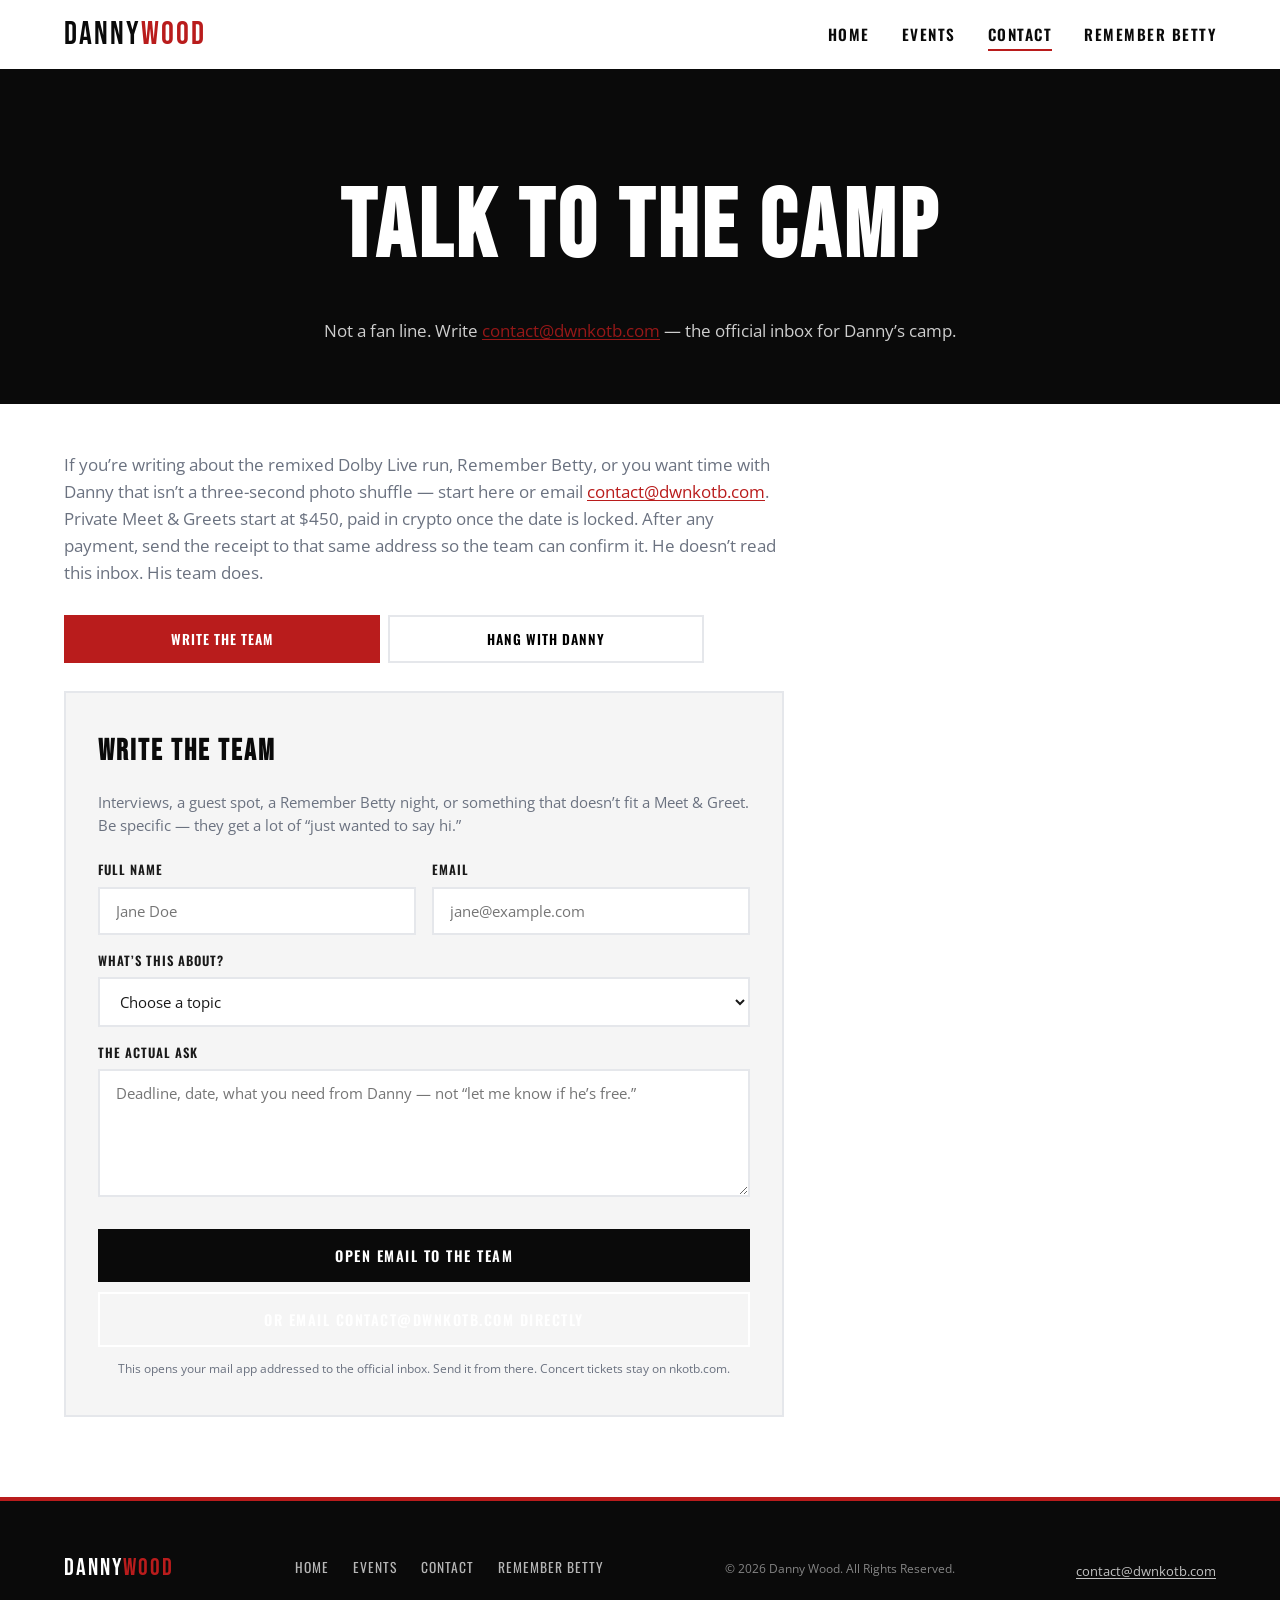
<file: contact.html>
<!DOCTYPE html>
<html lang="en">
<head>
  <meta charset="UTF-8">
  <meta name="viewport" content="width=device-width, initial-scale=1.0, viewport-fit=cover">
  <meta name="referrer" content="strict-origin-when-cross-origin">
  <title>Contact | Danny Wood</title>
  <meta name="description" content="Email Danny Wood’s team at contact@dwnkotb.com — press, Remember Betty, and private Meet & Greets from $450.">
  <meta name="theme-color" content="#0A0A0A">
  <link rel="canonical" href="https://dwnkotb.com/contact.html">
  <link rel="icon" href="favicon.png" type="image/png">
  <link rel="apple-touch-icon" href="favicon.png">
  <link rel="manifest" href="site.webmanifest">
  <meta property="og:type" content="website">
  <meta property="og:title" content="Contact | Danny Wood">
  <meta property="og:description" content="Write the team at contact@dwnkotb.com. After any payment, send the receipt there for confirmation.">
  <meta property="og:image" content="https://dwnkotb.com/og.jpg">
  <meta property="og:url" content="https://dwnkotb.com/contact.html">
  <meta name="twitter:card" content="summary_large_image">
  <link rel="stylesheet" href="styles.css">
  <link rel="preconnect" href="https://fonts.googleapis.com">
  <link href="https://fonts.googleapis.com/css2?family=Bebas+Neue&family=Oswald:wght@400;500;600;700&family=Open+Sans:wght@400;600;700&display=swap" rel="stylesheet">
</head>
<body>
  <a class="skip-link" href="#main">Skip to content</a>

  <header class="site-header">
    <a href="index.html" class="logo">DANNY<span>WOOD</span></a>
    <button class="menu-toggle" aria-label="Toggle menu">
      <span></span><span></span><span></span>
    </button>
    <nav class="main-nav" id="mainNav">
      <a href="index.html">Home</a>
      <a href="events.html">Events</a>
      <a href="contact.html" class="active">Contact</a>
      <a href="donate.html">Remember Betty</a>
    </nav>
  </header>

  <section class="page-hero" id="main">
    <h1>TALK TO THE CAMP</h1>
    <p>Not a fan line. Write <a href="mailto:contact@dwnkotb.com">contact@dwnkotb.com</a> — the official inbox for Danny’s camp.</p>
  </section>

  <section class="section section-contact">
    <div class="container">
      <p class="section-desc contact-intro">If you’re writing about the remixed Dolby Live run, Remember Betty, or you want time with Danny that isn’t a three-second photo shuffle — start here or email <a href="mailto:contact@dwnkotb.com">contact@dwnkotb.com</a>. Private Meet &amp; Greets start at $450, paid in crypto once the date is locked. After any payment, send the receipt to that same address so the team can confirm it. He doesn’t read this inbox. His team does.</p>

      <div class="pay-methods contact-tabs" role="tablist">
        <button type="button" class="pay-method active" data-contact="team" role="tab" aria-selected="true">Write the team</button>
        <button type="button" class="pay-method" data-contact="meet" role="tab" aria-selected="false">Hang with Danny</button>
      </div>

      <!-- TEAM MESSAGE -->
      <div class="contact-panel active" data-contact-panel="team">
        <form class="donate-form contact-form" id="teamForm">
          <h3>WRITE THE TEAM</h3>
          <p class="form-intro">Interviews, a guest spot, a Remember Betty night, or something that doesn’t fit a Meet &amp; Greet. Be specific — they get a lot of “just wanted to say hi.”</p>
          <div class="form-row">
            <div class="form-group">
              <label for="teamName">Full name</label>
              <input type="text" id="teamName" required placeholder="Jane Doe" autocomplete="name">
            </div>
            <div class="form-group">
              <label for="teamEmail">Email</label>
              <input type="email" id="teamEmail" required placeholder="jane@example.com" autocomplete="email">
            </div>
          </div>
          <div class="form-group">
            <label for="teamTopic">What’s this about?</label>
            <select id="teamTopic" required>
              <option value="">Choose a topic</option>
              <option value="press">Press — The Right Stuff Remixed / NKOTB</option>
              <option value="booking">Booking Danny (not concert tickets)</option>
              <option value="betty">Remember Betty — event, partnership, or gift</option>
              <option value="fan">A note for Danny (they’ll pass what they can)</option>
              <option value="other">Something that doesn’t fit the list</option>
            </select>
          </div>
          <div class="form-group">
            <label for="teamMessage">The actual ask</label>
            <textarea id="teamMessage" rows="5" required placeholder="Deadline, date, what you need from Danny — not “let me know if he’s free.”"></textarea>
          </div>
          <button type="submit" class="btn btn-primary btn-full" id="teamSubmit">Open email to the team</button>
          <a class="btn btn-outline btn-full contact-direct" href="mailto:contact@dwnkotb.com">Or email contact@dwnkotb.com directly</a>
          <p class="form-note">This opens your mail app addressed to the official inbox. Send it from there. Concert tickets stay on nkotb.com.</p>
        </form>
        <div class="donate-success hidden" id="teamSuccess">
          <div class="success-icon">&#10003;</div>
          <h3>FINISH IN YOUR INBOX</h3>
          <p>Your email app should be open to <a href="mailto:contact@dwnkotb.com">contact@dwnkotb.com</a>. Hit send. If nothing opened, write that address yourself.</p>
          <button type="button" class="btn btn-outline" data-reset-form="team">Write again</button>
        </div>
      </div>

      <!-- PRIVATE MEET & GREET -->
      <div class="contact-panel" data-contact-panel="meet" id="meet">
        <form class="donate-form contact-form" id="meetForm">
          <h3>A REAL HANG</h3>
          <p class="form-intro">Park MGM during the last Dolby Live nights, or a private date if you’re not in Vegas. Not a hallway cattle line. From $450. Crypto only after the team says yes — don’t send coins until they do.</p>
          <div class="form-row">
            <div class="form-group">
              <label for="meetName">Full name</label>
              <input type="text" id="meetName" required placeholder="Jane Doe" autocomplete="name">
            </div>
            <div class="form-group">
              <label for="meetEmail">Email</label>
              <input type="email" id="meetEmail" required placeholder="jane@example.com" autocomplete="email">
            </div>
          </div>
          <div class="form-row">
            <div class="form-group">
              <label for="meetPhone">Phone</label>
              <input type="tel" id="meetPhone" placeholder="If we need to move the time">
            </div>
            <div class="form-group">
              <label for="meetGuests">Who’s coming</label>
              <select id="meetGuests" required>
                <option value="1">Just me — from $450</option>
                <option value="2">Two of us</option>
                <option value="3">Three</option>
                <option value="4">Four</option>
                <option value="5">Five or more — say who in the notes</option>
              </select>
            </div>
          </div>
          <div class="form-row">
            <div class="form-group">
              <label for="meetDate">Night you’re hoping for</label>
              <input type="date" id="meetDate" required>
            </div>
            <div class="form-group">
              <label for="meetWhere">Where you want him</label>
              <select id="meetWhere" required>
                <option value="">Pick a setting</option>
                <option value="vegas-oct3">Park MGM — Oct 3, after the Saturday show</option>
                <option value="vegas-oct16">Park MGM — Oct 16, closing week</option>
                <option value="vegas-other">Vegas — another Right Stuff Remixed night</option>
                <option value="other">Not Vegas — a private date somewhere else</option>
              </select>
            </div>
          </div>
          <div class="form-group">
            <label for="meetNotes">What this is for</label>
            <textarea id="meetNotes" rows="4" placeholder="Anniversary, first NKOTB show, you’re at Dolby Live that night, a wheelchair, kids in the group — anything that changes the room."></textarea>
          </div>
          <button type="submit" class="btn btn-primary btn-full" id="meetSubmit">Email this request</button>
          <a class="btn btn-outline btn-full contact-direct" href="mailto:contact@dwnkotb.com?subject=Meet%20%26%20Greet%20request">Or email contact@dwnkotb.com directly</a>
          <p class="form-note">From $450 · BTC, ETH, or USDT after they confirm · this does not buy a concert ticket. When you pay, send the receipt to <a href="mailto:contact@dwnkotb.com">contact@dwnkotb.com</a>.</p>
        </form>
        <div class="donate-success hidden" id="meetSuccess">
          <div class="success-icon">&#10003;</div>
          <h3>FINISH IN YOUR INBOX</h3>
          <p>Your email app should be open to <a href="mailto:contact@dwnkotb.com">contact@dwnkotb.com</a>. Send the request. Don’t pay until they write back — then send the receipt to the same address.</p>
          <button type="button" class="btn btn-outline" data-reset-form="meet">Ask for another night</button>
        </div>
      </div>
    </div>
  </section>

  <footer class="site-footer">
    <div class="container footer-inner">
      <a href="index.html" class="footer-logo">DANNY<span>WOOD</span></a>
      <div class="footer-links">
        <a href="index.html">Home</a>
        <a href="events.html">Events</a>
        <a href="contact.html">Contact</a>
        <a href="donate.html">Remember Betty</a>
      </div>
      <p class="footer-copy">&copy; 2026 Danny Wood. All Rights Reserved.</p>
      <p class="footer-email"><a href="mailto:contact@dwnkotb.com">contact@dwnkotb.com</a></p>
    </div>
  </footer>

  <script src="main.js"></script>
</body>
</html>
</file>
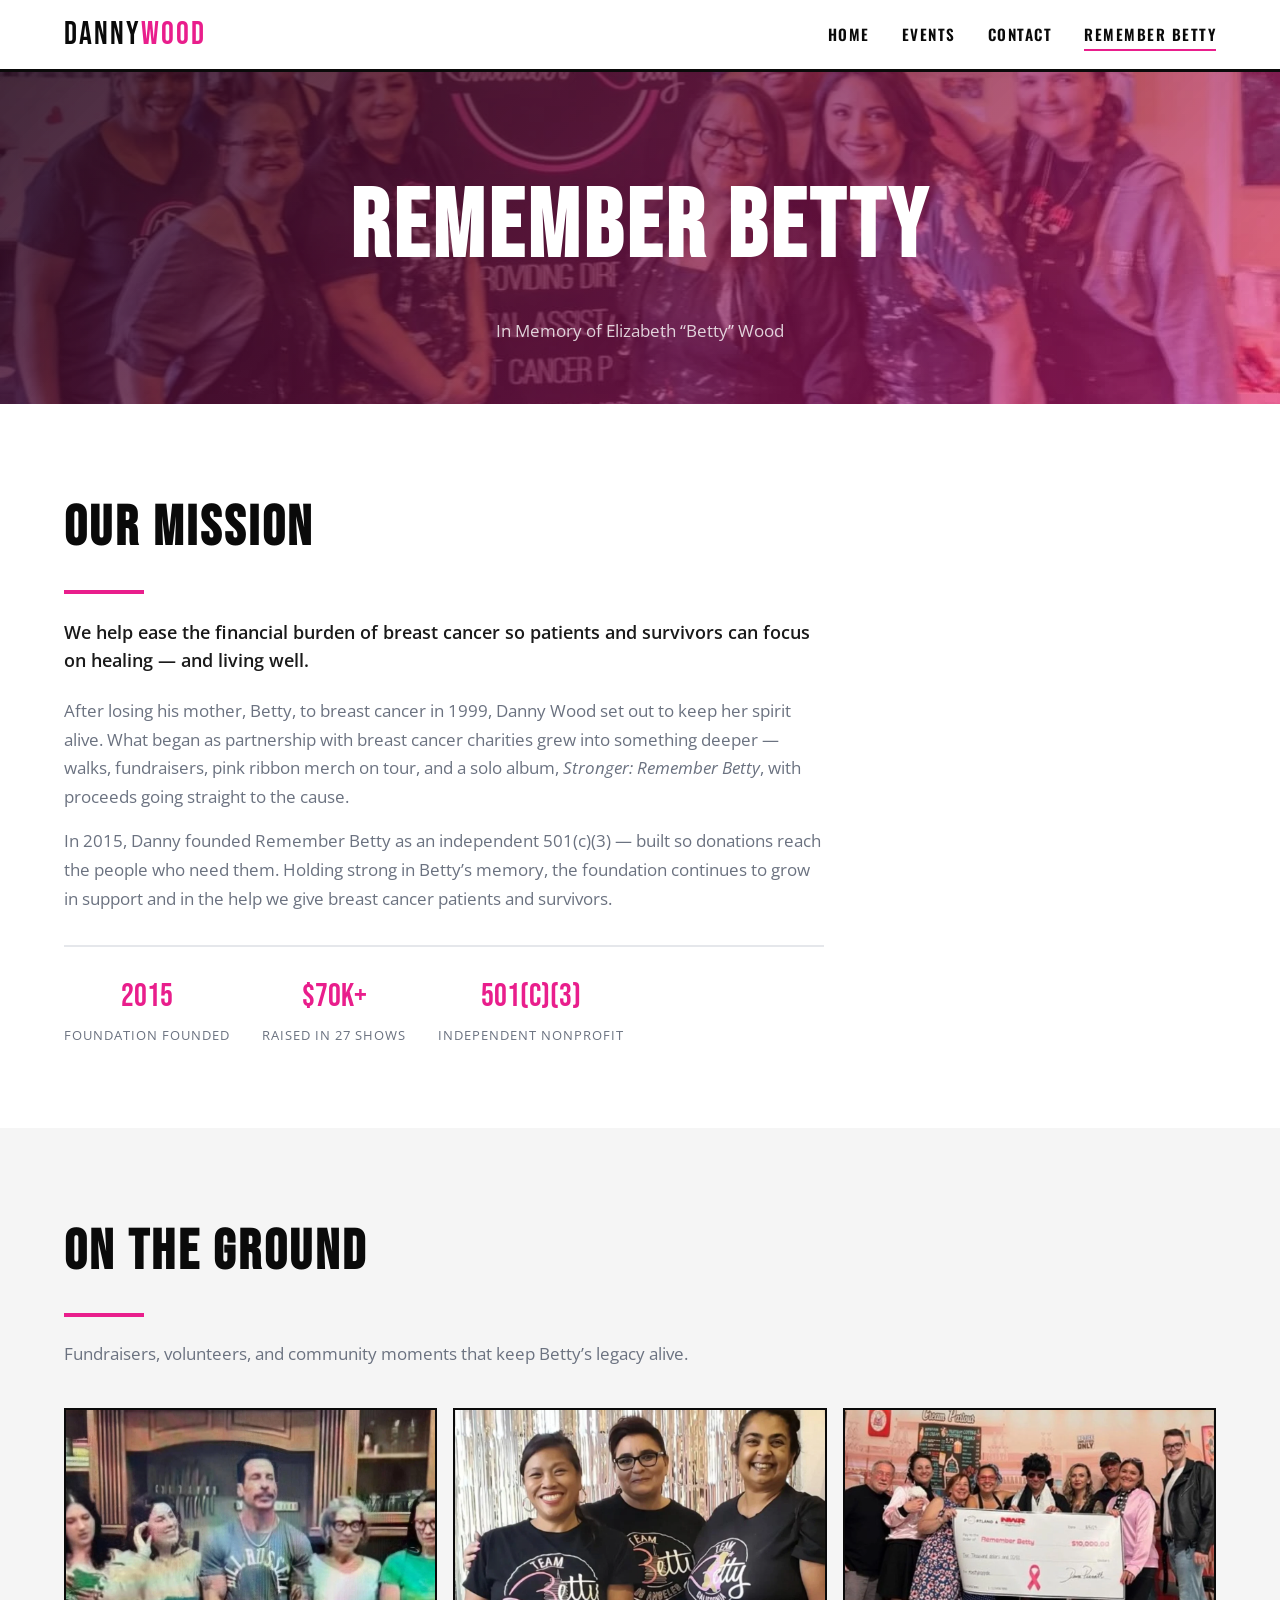
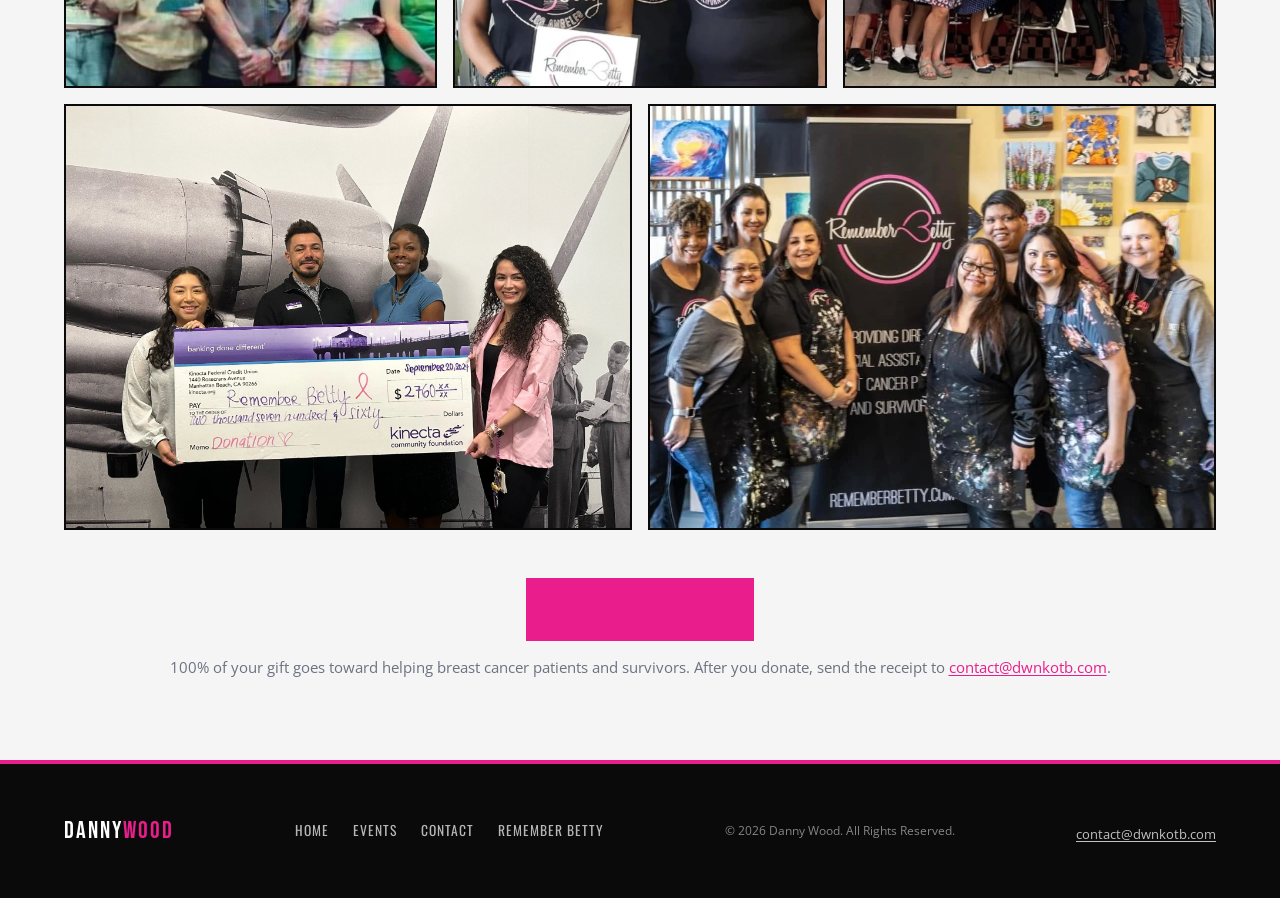
<file: donate.html>
<!DOCTYPE html>
<html lang="en">
<head>
  <meta charset="UTF-8">
  <meta name="viewport" content="width=device-width, initial-scale=1.0, viewport-fit=cover">
  <meta name="referrer" content="strict-origin-when-cross-origin">
  <title>Remember Betty | Danny Wood</title>
  <meta name="description" content="Remember Betty, Danny Wood’s 501(c)(3) in memory of Elizabeth Wood — help breast cancer patients with the bills that don’t pause.">
  <meta name="theme-color" content="#E91E8C">
  <link rel="canonical" href="https://dwnkotb.com/donate.html">
  <link rel="icon" href="favicon.png" type="image/png">
  <link rel="apple-touch-icon" href="favicon.png">
  <link rel="manifest" href="site.webmanifest">
  <meta property="og:type" content="website">
  <meta property="og:title" content="Remember Betty | Danny Wood">
  <meta property="og:description" content="Give in Betty’s name. After you pay, send the receipt to contact@dwnkotb.com.">
  <meta property="og:image" content="https://dwnkotb.com/og.jpg">
  <meta property="og:url" content="https://dwnkotb.com/donate.html">
  <meta name="twitter:card" content="summary_large_image">
  <link rel="stylesheet" href="styles.css">
  <link rel="preconnect" href="https://fonts.googleapis.com">
  <link href="https://fonts.googleapis.com/css2?family=Bebas+Neue&family=Oswald:wght@400;500;600;700&family=Open+Sans:wght@400;600;700&display=swap" rel="stylesheet">
</head>
<body class="page-betty">
  <a class="skip-link" href="#main">Skip to content</a>

  <header class="site-header">
    <a href="index.html" class="logo">DANNY<span>WOOD</span></a>
    <button class="menu-toggle" aria-label="Toggle menu">
      <span></span><span></span><span></span>
    </button>
    <nav class="main-nav" id="mainNav">
      <a href="index.html">Home</a>
      <a href="events.html">Events</a>
      <a href="contact.html">Contact</a>
      <a href="donate.html" class="active">Remember Betty</a>
    </nav>
  </header>

  <section class="page-hero page-hero-donate" id="main">
    <h1>REMEMBER BETTY</h1>
    <p>In Memory of Elizabeth “Betty” Wood</p>
  </section>

  <section class="section section-donate">
    <div class="container">
      <div class="betty-intro">
        <h2 class="section-heading">OUR MISSION</h2>
        <div class="section-divider"></div>
        <p class="mission-lead">We help ease the financial burden of breast cancer so patients and survivors can focus on healing — and living well.</p>
        <div class="betty-story">
          <p>After losing his mother, Betty, to breast cancer in 1999, Danny Wood set out to keep her spirit alive. What began as partnership with breast cancer charities grew into something deeper — walks, fundraisers, pink ribbon merch on tour, and a solo album, <em>Stronger: Remember Betty</em>, with proceeds going straight to the cause.</p>
          <p>In 2015, Danny founded Remember Betty as an independent 501(c)(3) — built so donations reach the people who need them. Holding strong in Betty’s memory, the foundation continues to grow in support and in the help we give breast cancer patients and survivors.</p>
        </div>
        <div class="impact-stats">
          <div class="stat">
            <span class="stat-number">2015</span>
            <span class="stat-label">Foundation founded</span>
          </div>
          <div class="stat">
            <span class="stat-number">$70K+</span>
            <span class="stat-label">Raised in 27 shows</span>
          </div>
          <div class="stat">
            <span class="stat-number">501(c)(3)</span>
            <span class="stat-label">Independent nonprofit</span>
          </div>
        </div>
      </div>
    </div>
  </section>

  <!-- NGO GALLERY -->
  <section class="section section-ngo">
    <div class="container">
      <h2 class="section-heading">ON THE GROUND</h2>
      <div class="section-divider"></div>
      <p class="section-desc">Fundraisers, volunteers, and community moments that keep Betty’s legacy alive.</p>

      <div class="ngo-gallery">
        <article class="ngo-card">
          <img src="ngo/dine-with-danny.webp" alt="Dine with Danny fundraiser">
          <div class="ngo-overlay">
            <h3>Dine With Danny</h3>
            <p>Team Betty United hosts an evening of food, friendship, and fundraising.</p>
          </div>
        </article>

        <article class="ngo-card">
          <img src="ngo/team-betty.webp" alt="Team Betty bracelets">
          <div class="ngo-overlay">
            <h3>Team Betty United</h3>
            <p>Hands joined in solidarity — wearing the pink and gold of Betty’s cause.</p>
          </div>
        </article>

        <article class="ngo-card">
          <img src="ngo/check-10000.webp" alt="Remember Betty $10,000 donation check">
          <div class="ngo-overlay">
            <h3>$10,000 Raised</h3>
            <p>A ceremonial check presentation celebrating a major gift to Remember Betty.</p>
          </div>
        </article>

        <article class="ngo-card">
          <img src="ngo/kinecta.webp" alt="Kinecta Community Foundation donation">
          <div class="ngo-overlay">
            <h3>Kinecta Partners</h3>
            <p>Community foundations stepping up with direct support for patients and survivors.</p>
          </div>
        </article>

        <article class="ngo-card ngo-card-wide">
          <img src="ngo/paint-night.webp" alt="Remember Betty paint night volunteers">
          <div class="ngo-overlay">
            <h3>Paint Night Volunteers</h3>
            <p>Creative nights that raise funds — and spirits — for those in treatment and recovery.</p>
          </div>
        </article>
      </div>

      <div class="betty-cta">
        <a href="payment.html" class="btn btn-primary btn-donate-cta">MAKE A DONATION</a>
        <p>100% of your gift goes toward helping breast cancer patients and survivors. After you donate, send the receipt to <a href="mailto:contact@dwnkotb.com">contact@dwnkotb.com</a>.</p>
      </div>
    </div>
  </section>

  <footer class="site-footer">
    <div class="container footer-inner">
      <a href="index.html" class="footer-logo">DANNY<span>WOOD</span></a>
      <div class="footer-links">
        <a href="index.html">Home</a>
        <a href="events.html">Events</a>
        <a href="contact.html">Contact</a>
        <a href="donate.html">Remember Betty</a>
      </div>
      <p class="footer-copy">&copy; 2026 Danny Wood. All Rights Reserved.</p>
      <p class="footer-email"><a href="mailto:contact@dwnkotb.com">contact@dwnkotb.com</a></p>
    </div>
  </footer>

  <script src="main.js"></script>
</body>
</html>
</file>
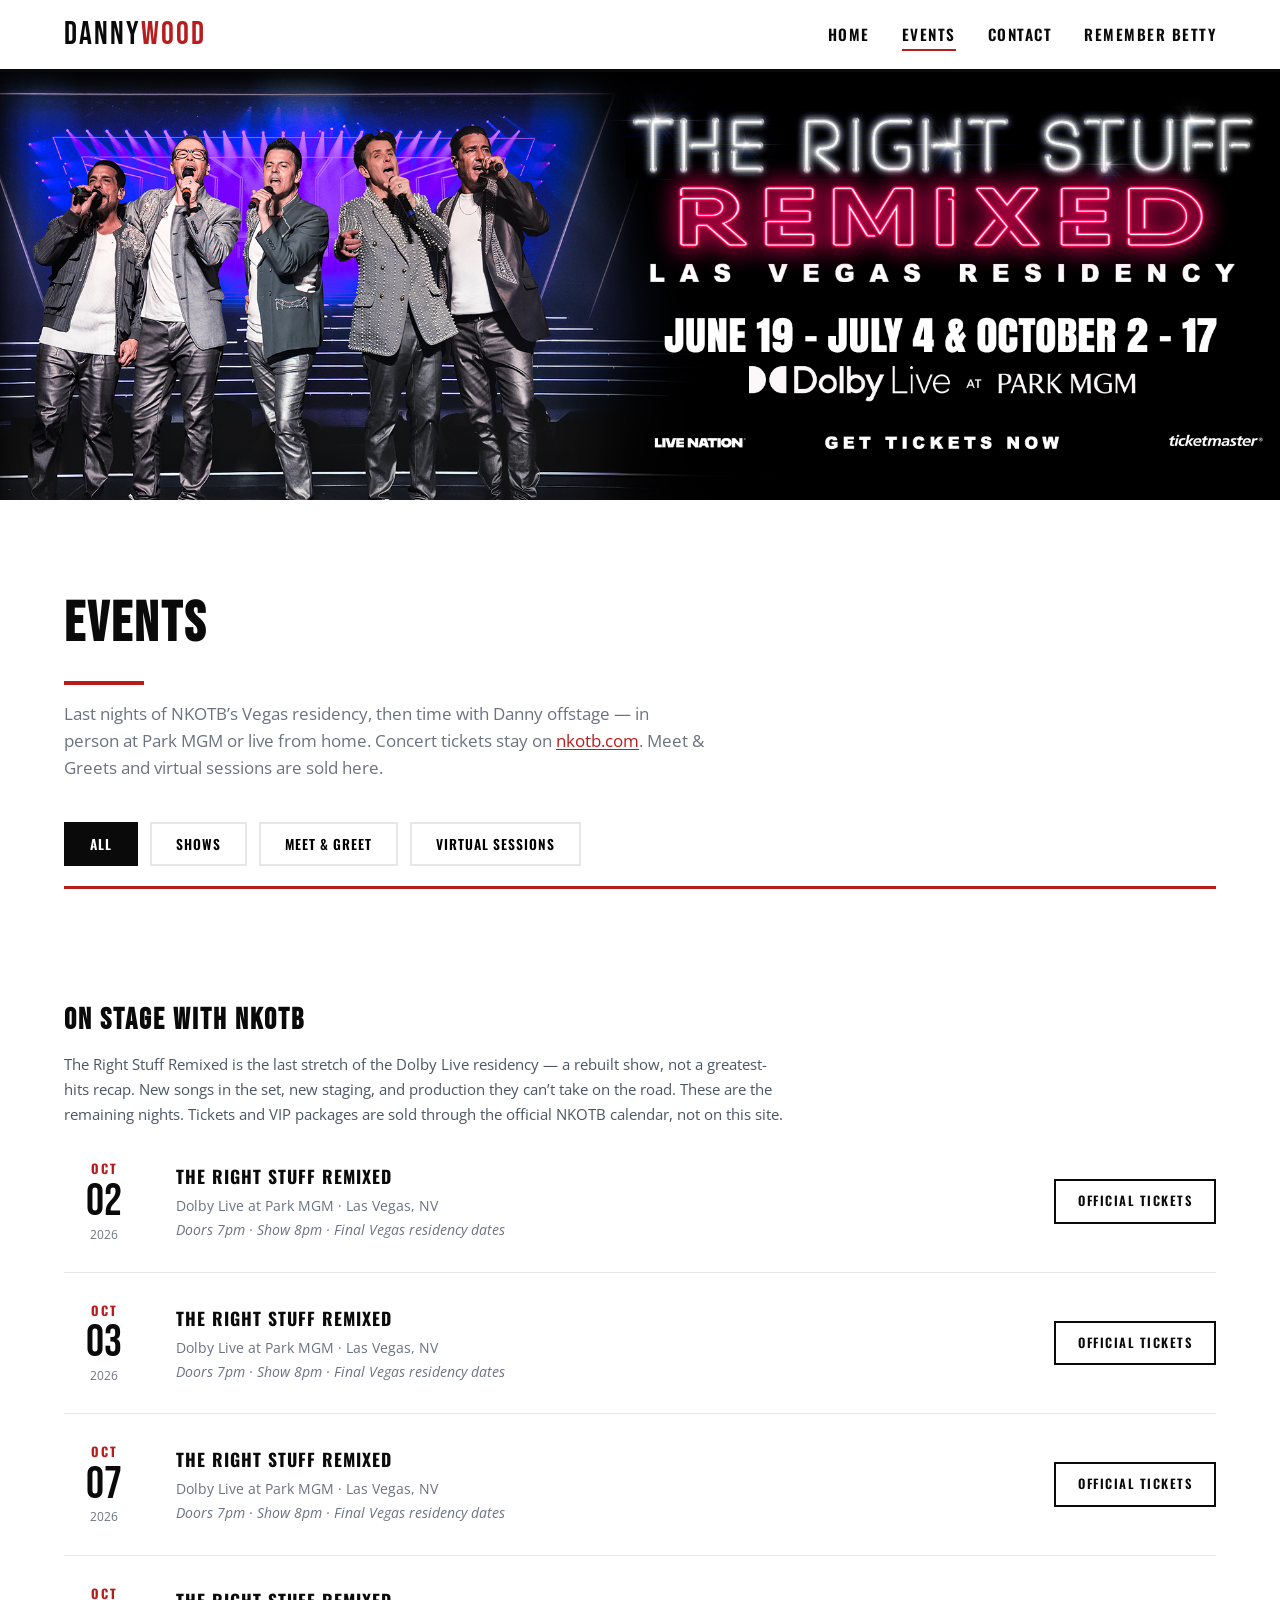
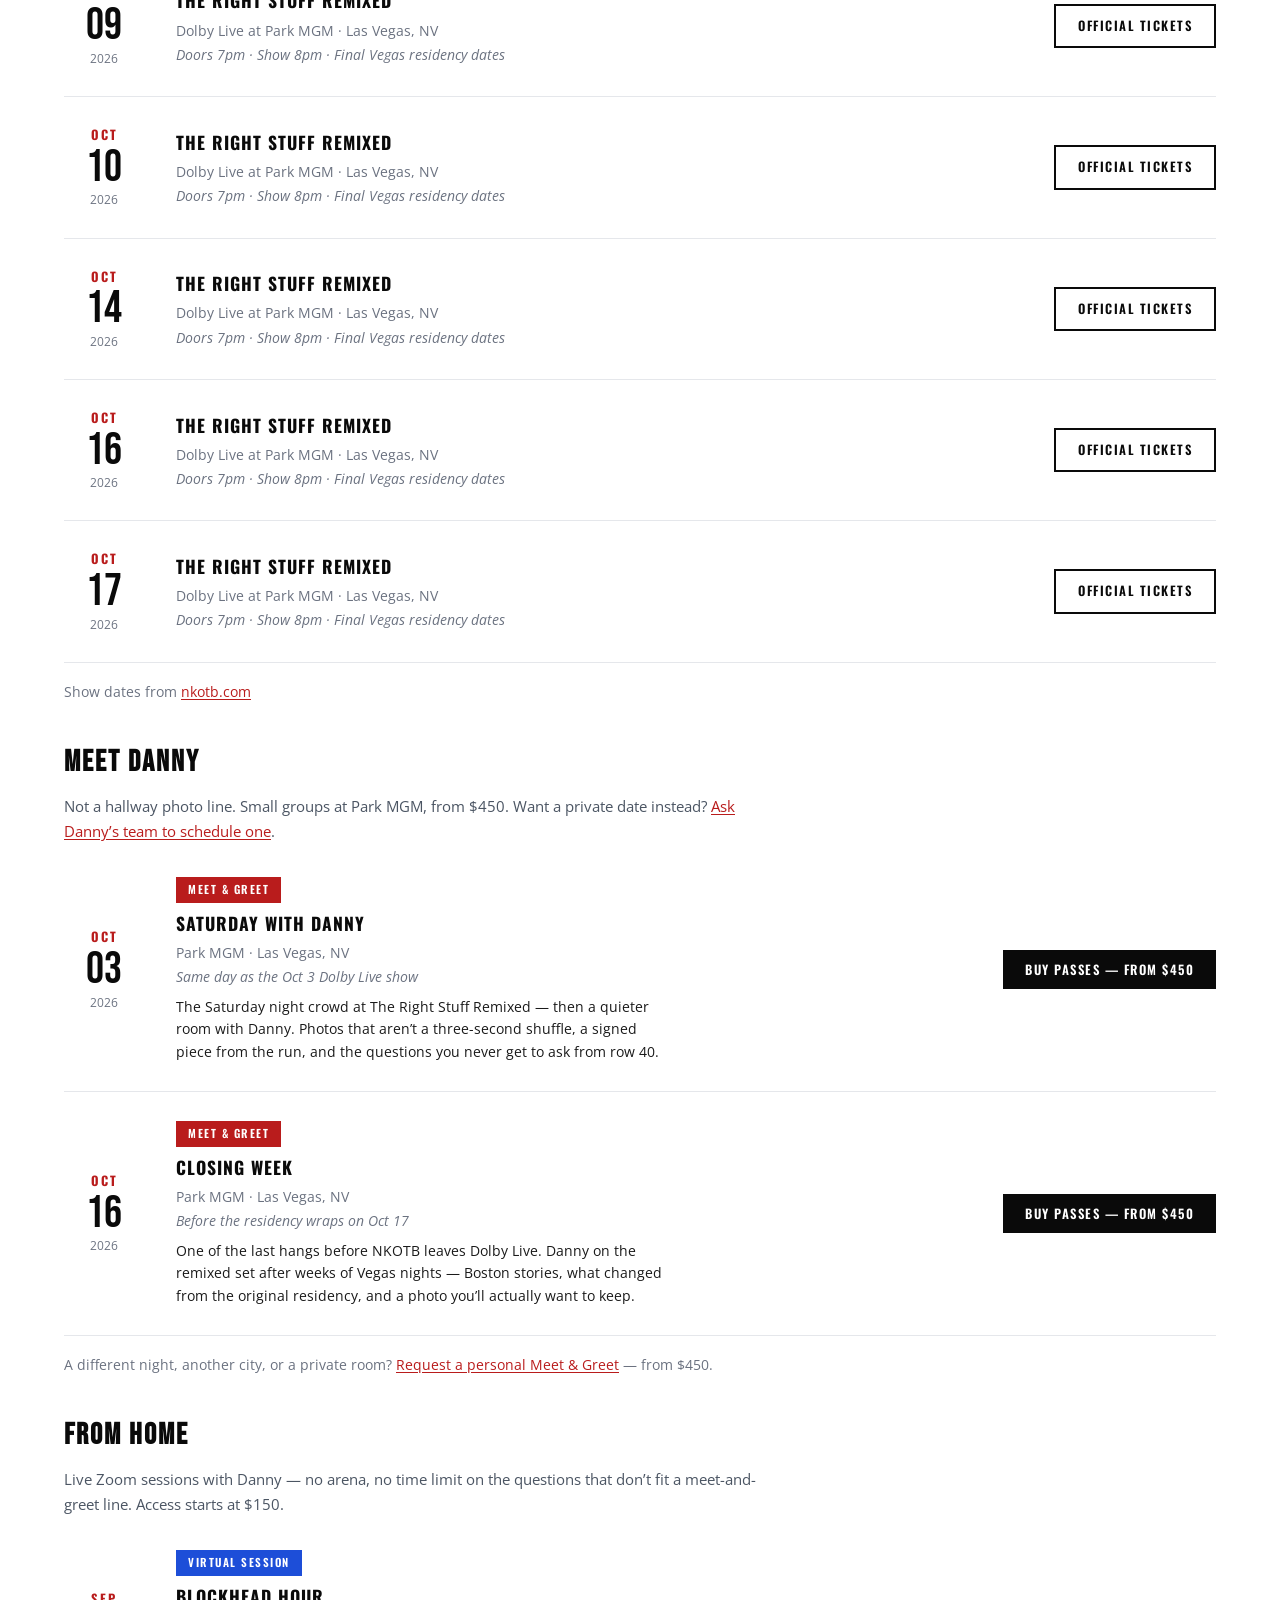
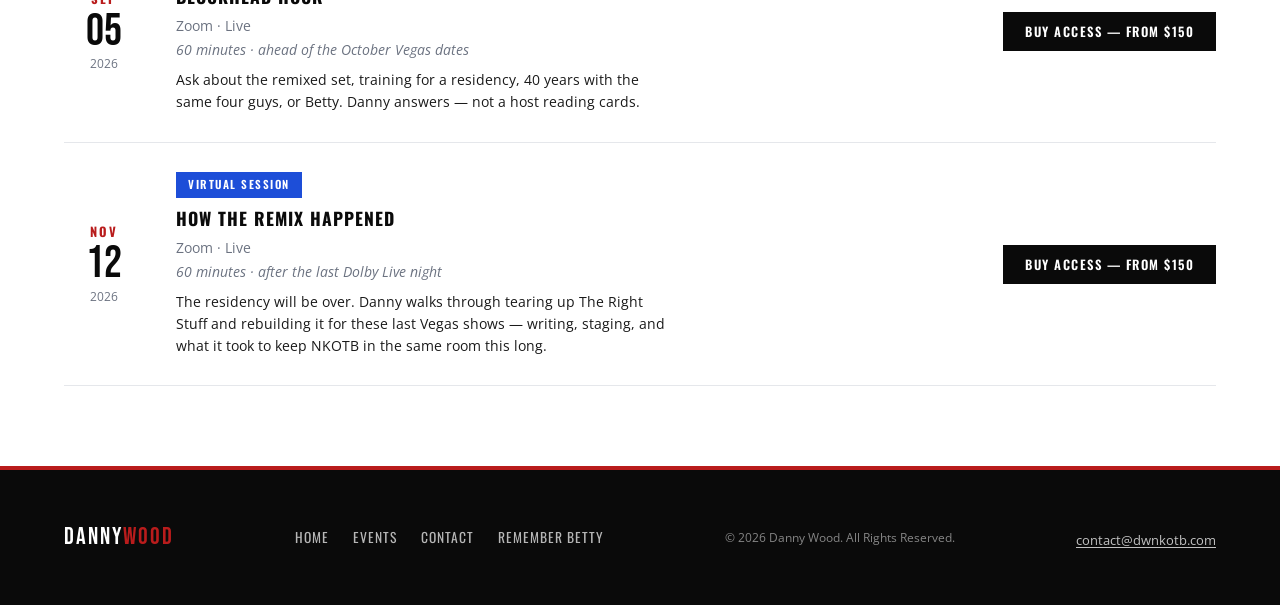
<file: events.html>
<!DOCTYPE html>
<html lang="en">
<head>
  <meta charset="UTF-8">
  <meta name="viewport" content="width=device-width, initial-scale=1.0, viewport-fit=cover">
  <meta name="referrer" content="strict-origin-when-cross-origin">
  <title>Events | Danny Wood</title>
  <meta name="description" content="NKOTB The Right Stuff Remixed dates from nkotb.com, plus Danny Wood Meet & Greets from $450 and virtual sessions from $150.">
  <meta name="theme-color" content="#0A0A0A">
  <link rel="canonical" href="https://dwnkotb.com/events.html">
  <link rel="icon" href="favicon.png" type="image/png">
  <link rel="apple-touch-icon" href="favicon.png">
  <link rel="manifest" href="site.webmanifest">
  <meta property="og:type" content="website">
  <meta property="og:title" content="Events | Danny Wood">
  <meta property="og:description" content="Vegas residency dates, Meet & Greets from $450, and virtual sessions from $150.">
  <meta property="og:image" content="https://dwnkotb.com/og.jpg">
  <meta property="og:url" content="https://dwnkotb.com/events.html">
  <meta name="twitter:card" content="summary_large_image">
  <link rel="stylesheet" href="styles.css">
  <link rel="preconnect" href="https://fonts.googleapis.com">
  <link href="https://fonts.googleapis.com/css2?family=Bebas+Neue&family=Oswald:wght@400;500;600;700&family=Open+Sans:wght@400;600;700&display=swap" rel="stylesheet">
</head>
<body>
  <a class="skip-link" href="#main">Skip to content</a>

  <!-- NAV -->
  <header class="site-header">
    <a href="index.html" class="logo">DANNY<span>WOOD</span></a>
    <button class="menu-toggle" aria-label="Toggle menu">
      <span></span><span></span><span></span>
    </button>
    <nav class="main-nav" id="mainNav">
      <a href="index.html">Home</a>
      <a href="events.html" class="active">Events</a>
      <a href="contact.html">Contact</a>
      <a href="donate.html">Remember Betty</a>
    </nav>
  </header>

  <!-- PAGE HERO / BANNER -->
  <section class="events-banner" id="main">
    <img src="events-banner.jpg" alt="NKOTB The Right Stuff Remixed — Las Vegas Residency at Dolby Live at Park MGM">
  </section>

  <!-- EVENT FILTERS -->
  <section class="section section-filters">
    <div class="container">
      <h1 class="events-page-title">EVENTS</h1>
      <div class="section-divider"></div>
      <p class="section-desc events-note">Last nights of NKOTB’s Vegas residency, then time with Danny offstage — in person at Park MGM or live from home. Concert tickets stay on <a href="https://www.nkotb.com/events" target="_blank" rel="noopener noreferrer">nkotb.com</a>. Meet &amp; Greets and virtual sessions are sold here.</p>
      <div class="event-filters">
        <button class="filter-btn active" data-filter="all">All</button>
        <button class="filter-btn" data-filter="show">Shows</button>
        <button class="filter-btn" data-filter="meetgreet">Meet &amp; Greet</button>
        <button class="filter-btn" data-filter="virtual">Virtual Sessions</button>
      </div>
    </div>
  </section>

  <!-- EVENTS LIST -->
  <section class="section section-events">
    <div class="container">

      <div data-filter-group="show">
      <div class="event-group">
        <h2 class="event-group-title">On stage with NKOTB</h2>
        <p class="event-group-lead">The Right Stuff Remixed is the last stretch of the Dolby Live residency — a rebuilt show, not a greatest-hits recap. New songs in the set, new staging, and production they can’t take on the road. These are the remaining nights. Tickets and VIP packages are sold through the official NKOTB calendar, not on this site.</p>
      </div>

      <!-- SHOWS: loaded from nkotb.com, with current dates as fallback -->
      <div id="nkotbShows">
        <div class="event-card" data-type="show">
          <div class="event-date"><span class="month">OCT</span><span class="day">02</span><span class="year">2026</span></div>
          <div class="event-info">
            <h3>THE RIGHT STUFF REMIXED</h3>
            <p class="event-venue">Dolby Live at Park MGM &middot; Las Vegas, NV</p>
            <p class="event-meta">Doors 7pm · Show 8pm · Final Vegas residency dates</p>
          </div>
          <div class="event-actions">
            <a class="btn btn-outline btn-sm" href="https://www.ticketmaster.com/event/2E006358A8160E21" target="_blank" rel="noopener noreferrer">Official tickets</a>
          </div>
        </div>
        <div class="event-card" data-type="show">
          <div class="event-date"><span class="month">OCT</span><span class="day">03</span><span class="year">2026</span></div>
          <div class="event-info">
            <h3>THE RIGHT STUFF REMIXED</h3>
            <p class="event-venue">Dolby Live at Park MGM &middot; Las Vegas, NV</p>
            <p class="event-meta">Doors 7pm · Show 8pm · Final Vegas residency dates</p>
          </div>
          <div class="event-actions">
            <a class="btn btn-outline btn-sm" href="https://www.ticketmaster.com/event/2E006358A8190E49" target="_blank" rel="noopener noreferrer">Official tickets</a>
          </div>
        </div>
        <div class="event-card" data-type="show">
          <div class="event-date"><span class="month">OCT</span><span class="day">07</span><span class="year">2026</span></div>
          <div class="event-info">
            <h3>THE RIGHT STUFF REMIXED</h3>
            <p class="event-venue">Dolby Live at Park MGM &middot; Las Vegas, NV</p>
            <p class="event-meta">Doors 7pm · Show 8pm · Final Vegas residency dates</p>
          </div>
          <div class="event-actions">
            <a class="btn btn-outline btn-sm" href="https://www.ticketmaster.com/event/2E006358A81C0E4E" target="_blank" rel="noopener noreferrer">Official tickets</a>
          </div>
        </div>
        <div class="event-card" data-type="show">
          <div class="event-date"><span class="month">OCT</span><span class="day">09</span><span class="year">2026</span></div>
          <div class="event-info">
            <h3>THE RIGHT STUFF REMIXED</h3>
            <p class="event-venue">Dolby Live at Park MGM &middot; Las Vegas, NV</p>
            <p class="event-meta">Doors 7pm · Show 8pm · Final Vegas residency dates</p>
          </div>
          <div class="event-actions">
            <a class="btn btn-outline btn-sm" href="https://www.ticketmaster.com/event/2E006358A81E0E64" target="_blank" rel="noopener noreferrer">Official tickets</a>
          </div>
        </div>
        <div class="event-card" data-type="show">
          <div class="event-date"><span class="month">OCT</span><span class="day">10</span><span class="year">2026</span></div>
          <div class="event-info">
            <h3>THE RIGHT STUFF REMIXED</h3>
            <p class="event-venue">Dolby Live at Park MGM &middot; Las Vegas, NV</p>
            <p class="event-meta">Doors 7pm · Show 8pm · Final Vegas residency dates</p>
          </div>
          <div class="event-actions">
            <a class="btn btn-outline btn-sm" href="https://www.ticketmaster.com/event/2E006358A7FD0DAB" target="_blank" rel="noopener noreferrer">Official tickets</a>
          </div>
        </div>
        <div class="event-card" data-type="show">
          <div class="event-date"><span class="month">OCT</span><span class="day">14</span><span class="year">2026</span></div>
          <div class="event-info">
            <h3>THE RIGHT STUFF REMIXED</h3>
            <p class="event-venue">Dolby Live at Park MGM &middot; Las Vegas, NV</p>
            <p class="event-meta">Doors 7pm · Show 8pm · Final Vegas residency dates</p>
          </div>
          <div class="event-actions">
            <a class="btn btn-outline btn-sm" href="https://www.ticketmaster.com/event/2E006358A7FB0D38" target="_blank" rel="noopener noreferrer">Official tickets</a>
          </div>
        </div>
        <div class="event-card" data-type="show">
          <div class="event-date"><span class="month">OCT</span><span class="day">16</span><span class="year">2026</span></div>
          <div class="event-info">
            <h3>THE RIGHT STUFF REMIXED</h3>
            <p class="event-venue">Dolby Live at Park MGM &middot; Las Vegas, NV</p>
            <p class="event-meta">Doors 7pm · Show 8pm · Final Vegas residency dates</p>
          </div>
          <div class="event-actions">
            <a class="btn btn-outline btn-sm" href="https://www.ticketmaster.com/event/2E006358A7F80D29" target="_blank" rel="noopener noreferrer">Official tickets</a>
          </div>
        </div>
        <div class="event-card" data-type="show">
          <div class="event-date"><span class="month">OCT</span><span class="day">17</span><span class="year">2026</span></div>
          <div class="event-info">
            <h3>THE RIGHT STUFF REMIXED</h3>
            <p class="event-venue">Dolby Live at Park MGM &middot; Las Vegas, NV</p>
            <p class="event-meta">Doors 7pm · Show 8pm · Final Vegas residency dates</p>
          </div>
          <div class="event-actions">
            <a class="btn btn-outline btn-sm" href="https://www.ticketmaster.com/event/2E006358A7F50D26" target="_blank" rel="noopener noreferrer">Official tickets</a>
          </div>
        </div>
      </div>
      <p class="nkotb-source" id="nkotbSource">Show dates from <a href="https://www.nkotb.com/events" target="_blank" rel="noopener noreferrer">nkotb.com</a></p>
      </div>

      <!-- MEET & GREET -->
      <div data-filter-group="meetgreet">
      <div class="event-group">
        <h2 class="event-group-title">Meet Danny</h2>
        <p class="event-group-lead">Not a hallway photo line. Small groups at Park MGM, from $450. Want a private date instead? <a href="contact.html#meet">Ask Danny’s team to schedule one</a>.</p>
      </div>

      <div class="event-card" data-type="meetgreet">
        <div class="event-date">
          <span class="month">OCT</span>
          <span class="day">03</span>
          <span class="year">2026</span>
        </div>
        <div class="event-info">
          <span class="event-badge">MEET &amp; GREET</span>
          <h3>SATURDAY WITH DANNY</h3>
          <p class="event-venue">Park MGM &middot; Las Vegas, NV</p>
          <p class="event-meta">Same day as the Oct 3 Dolby Live show</p>
          <p class="event-blurb">The Saturday night crowd at The Right Stuff Remixed — then a quieter room with Danny. Photos that aren’t a three-second shuffle, a signed piece from the run, and the questions you never get to ask from row 40.</p>
        </div>
        <div class="event-actions">
          <button type="button" class="btn btn-primary btn-sm buy-btn" data-event="Saturday with Danny" data-type="Meet &amp; Greet" data-price="450">BUY PASSES — FROM $450</button>
        </div>
      </div>

      <div class="event-card" data-type="meetgreet">
        <div class="event-date">
          <span class="month">OCT</span>
          <span class="day">16</span>
          <span class="year">2026</span>
        </div>
        <div class="event-info">
          <span class="event-badge">MEET &amp; GREET</span>
          <h3>CLOSING WEEK</h3>
          <p class="event-venue">Park MGM &middot; Las Vegas, NV</p>
          <p class="event-meta">Before the residency wraps on Oct 17</p>
          <p class="event-blurb">One of the last hangs before NKOTB leaves Dolby Live. Danny on the remixed set after weeks of Vegas nights — Boston stories, what changed from the original residency, and a photo you’ll actually want to keep.</p>
        </div>
        <div class="event-actions">
          <button type="button" class="btn btn-primary btn-sm buy-btn" data-event="Closing Week" data-type="Meet &amp; Greet" data-price="450">BUY PASSES — FROM $450</button>
        </div>
      </div>
      <p class="nkotb-source">A different night, another city, or a private room? <a href="contact.html#meet">Request a personal Meet &amp; Greet</a> — from $450.</p>
      </div>

      <!-- VIRTUAL SESSIONS -->
      <div data-filter-group="virtual">
      <div class="event-group">
        <h2 class="event-group-title">From home</h2>
        <p class="event-group-lead">Live Zoom sessions with Danny — no arena, no time limit on the questions that don’t fit a meet-and-greet line. Access starts at $150.</p>
      </div>

      <div class="event-card" data-type="virtual">
        <div class="event-date">
          <span class="month">SEP</span>
          <span class="day">05</span>
          <span class="year">2026</span>
        </div>
        <div class="event-info">
          <span class="event-badge badge-virtual">VIRTUAL SESSION</span>
          <h3>BLOCKHEAD HOUR</h3>
          <p class="event-venue">Zoom &middot; Live</p>
          <p class="event-meta">60 minutes · ahead of the October Vegas dates</p>
          <p class="event-blurb">Ask about the remixed set, training for a residency, 40 years with the same four guys, or Betty. Danny answers — not a host reading cards.</p>
        </div>
        <div class="event-actions">
          <button type="button" class="btn btn-primary btn-sm buy-btn" data-event="Blockhead Hour" data-type="Virtual Session" data-price="150">BUY ACCESS — FROM $150</button>
        </div>
      </div>

      <div class="event-card" data-type="virtual">
        <div class="event-date">
          <span class="month">NOV</span>
          <span class="day">12</span>
          <span class="year">2026</span>
        </div>
        <div class="event-info">
          <span class="event-badge badge-virtual">VIRTUAL SESSION</span>
          <h3>HOW THE REMIX HAPPENED</h3>
          <p class="event-venue">Zoom &middot; Live</p>
          <p class="event-meta">60 minutes · after the last Dolby Live night</p>
          <p class="event-blurb">The residency will be over. Danny walks through tearing up The Right Stuff and rebuilding it for these last Vegas shows — writing, staging, and what it took to keep NKOTB in the same room this long.</p>
        </div>
        <div class="event-actions">
          <button type="button" class="btn btn-primary btn-sm buy-btn" data-event="How the Remix Happened" data-type="Virtual Session" data-price="150">BUY ACCESS — FROM $150</button>
        </div>
      </div>
      </div>

    </div>
  </section>

  <!-- PURCHASE MODAL (Meet & Greet / Virtual only) -->
  <div class="modal-overlay hidden" id="purchaseModal" aria-hidden="true">
    <div class="modal" role="dialog" aria-labelledby="purchaseTitle">
      <button type="button" class="modal-close" id="modalClose" aria-label="Close">&times;</button>
      <form class="donate-form" id="purchaseForm">
        <h3 id="purchaseTitle">PURCHASE</h3>
        <p class="form-intro" id="purchaseSummary"></p>
        <div class="form-group">
          <label for="buyerName">Full Name</label>
          <input type="text" id="buyerName" required placeholder="Jane Doe">
        </div>
        <div class="form-group">
          <label for="buyerEmail">Email</label>
          <input type="email" id="buyerEmail" required placeholder="jane@example.com">
        </div>

        <p class="method-label" id="purchaseMethodLabel">Payment method</p>
        <div class="pay-methods" id="purchasePayMethods" role="tablist">
          <button type="button" class="pay-method active" data-method="crypto" role="tab" aria-selected="true">Crypto</button>
          <button type="button" class="pay-method" data-method="bank" id="purchaseBankTab" role="tab" aria-selected="false">Bank Transfer</button>
        </div>

        <div class="pay-panel active" id="panel-crypto" data-panel="crypto">
          <p class="pay-hint">Scan the QR code or copy the address, then paste your transaction ID.</p>
          <div class="coin-methods" role="tablist" aria-label="Cryptocurrency">
            <button type="button" class="coin-btn active" data-coin="btc" aria-selected="true">BTC</button>
            <button type="button" class="coin-btn" data-coin="eth" aria-selected="false">ETH</button>
            <button type="button" class="coin-btn" data-coin="usdt" aria-selected="false">USDT</button>
          </div>
          <div class="crypto-wallet">
            <div class="crypto-qr" id="cryptoQr" role="img" aria-label="QR code for BTC wallet"></div>
            <div class="crypto-wallet-meta">
              <span class="crypto-label" id="cryptoLabel">BTC Wallet</span>
              <p class="crypto-scan">Scan with your wallet app</p>
              <code id="cryptoAddress">bc1qrjgh4ypfrv0hma5ff82guwn96ugwnpvcuqz66x</code>
              <p class="crypto-network hidden" id="cryptoNetwork">Send USDT on Ethereum (ERC-20) only.</p>
              <button type="button" class="btn btn-outline btn-sm copy-btn" data-copy="cryptoAddress">Copy</button>
            </div>
          </div>
          <div class="form-group">
            <label for="cryptoTx">Transaction ID</label>
            <input type="text" id="cryptoTx" placeholder="Paste your TX ID">
          </div>
        </div>

        <div class="pay-panel" id="panel-bank" data-panel="bank">
          <p class="pay-hint">Transfer to the account below, then enter your payment reference.</p>
          <div class="bank-details">
            <div class="bank-row">
              <span class="bank-label">Account name</span>
              <span id="bankName">Danny Wood Events</span>
            </div>
            <div class="bank-row">
              <span class="bank-label">Bank</span>
              <span id="bankBank">City National Bank</span>
            </div>
            <div class="bank-row">
              <span class="bank-label">Account number</span>
              <code id="bankAccount">9012143526</code>
            </div>
            <div class="bank-row">
              <span class="bank-label">Routing number</span>
              <code id="bankRouting">051904524</code>
            </div>
            <button type="button" class="btn btn-outline btn-sm copy-btn" data-copy="bank">Copy details</button>
          </div>
          <div class="form-group">
            <label for="bankRef">Transfer reference</label>
            <input type="text" id="bankRef" placeholder="Your name or confirmation number">
          </div>
        </div>

        <button type="submit" class="btn btn-primary btn-full" id="purchaseBtn">PAY NOW</button>
        <p class="form-note" id="purchaseNote">Pay with BTC, ETH, or USDT. Concert tickets are not sold on this site.</p>
        <p class="receipt-note">After you pay, send your receipt to <a href="mailto:contact@dwnkotb.com">contact@dwnkotb.com</a> for confirmation. That’s the official email.</p>
      </form>
      <div class="donate-success hidden" id="purchaseSuccess">
        <div class="success-icon">&#10003;</div>
        <h3>SEND THE RECEIPT</h3>
        <p id="purchaseSuccessMsg">Send that email to contact@dwnkotb.com with your receipt so the team can confirm your payment.</p>
        <p class="receipt-note">Email your receipt to <a href="mailto:contact@dwnkotb.com">contact@dwnkotb.com</a> so the team can confirm the payment.</p>
        <button type="button" class="btn btn-outline" id="purchaseDone">Close</button>
      </div>
    </div>
  </div>

  <!-- FOOTER -->
  <footer class="site-footer">
    <div class="container footer-inner">
      <a href="index.html" class="footer-logo">DANNY<span>WOOD</span></a>
      <div class="footer-links">
        <a href="index.html">Home</a>
        <a href="events.html">Events</a>
        <a href="contact.html">Contact</a>
        <a href="donate.html">Remember Betty</a>
      </div>
      <p class="footer-copy">&copy; 2026 Danny Wood. All Rights Reserved.</p>
      <p class="footer-email"><a href="mailto:contact@dwnkotb.com">contact@dwnkotb.com</a></p>
    </div>
  </footer>

  <script src="qrcode.min.js"></script>
  <script src="main.js"></script>
</body>
</html>
</file>
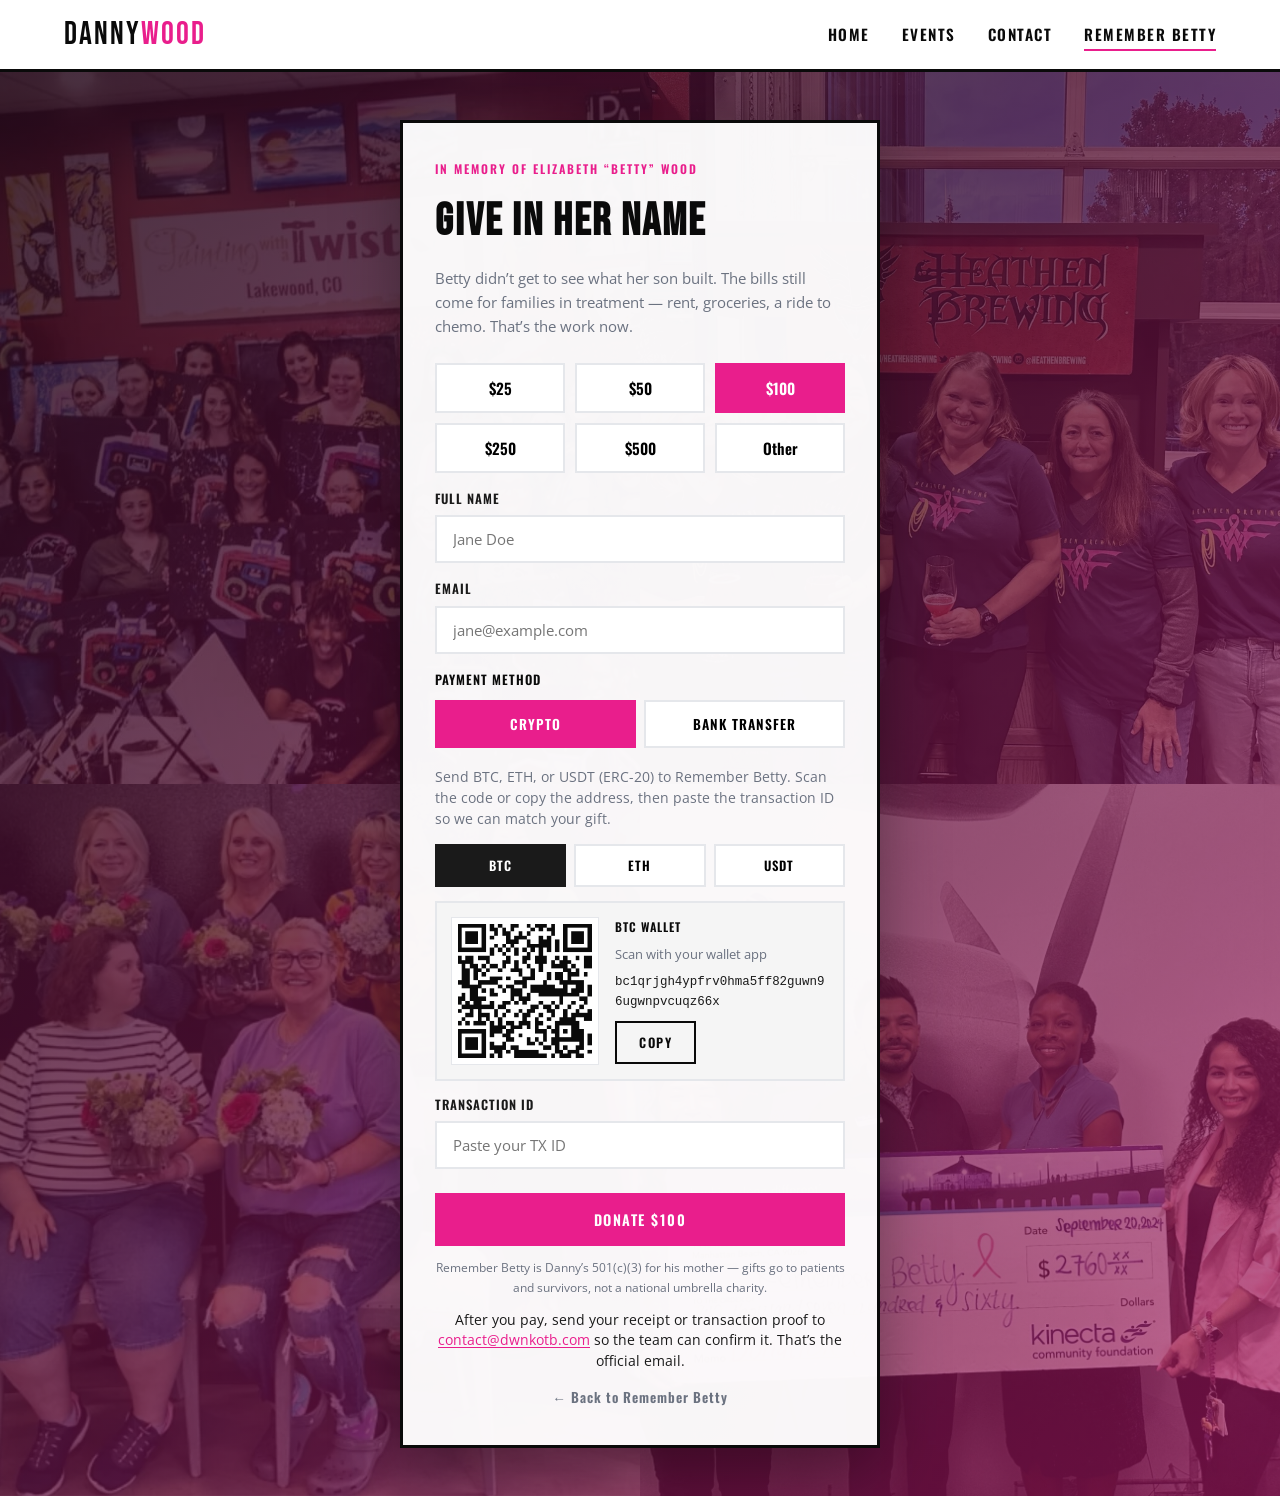
<file: payment.html>
<!DOCTYPE html>
<html lang="en">
<head>
  <meta charset="UTF-8">
  <meta name="viewport" content="width=device-width, initial-scale=1.0, viewport-fit=cover">
  <meta name="referrer" content="strict-origin-when-cross-origin">
  <title>Donate | Remember Betty</title>
  <meta name="description" content="Give to Remember Betty in Elizabeth Wood’s name. Crypto or bank transfer — then email your receipt to contact@dwnkotb.com.">
  <meta name="theme-color" content="#E91E8C">
  <link rel="canonical" href="https://dwnkotb.com/payment.html">
  <link rel="icon" href="favicon.png" type="image/png">
  <link rel="apple-touch-icon" href="favicon.png">
  <link rel="manifest" href="site.webmanifest">
  <meta property="og:type" content="website">
  <meta property="og:title" content="Give in Betty’s name | Remember Betty">
  <meta property="og:description" content="Donate by crypto or bank. Send the receipt to contact@dwnkotb.com for confirmation.">
  <meta property="og:image" content="https://dwnkotb.com/og.jpg">
  <meta property="og:url" content="https://dwnkotb.com/payment.html">
  <meta name="twitter:card" content="summary_large_image">
  <link rel="stylesheet" href="styles.css">
  <link rel="preconnect" href="https://fonts.googleapis.com">
  <link href="https://fonts.googleapis.com/css2?family=Bebas+Neue&family=Oswald:wght@400;500;600;700&family=Open+Sans:wght@400;600;700&display=swap" rel="stylesheet">
</head>
<body class="page-betty page-payment">
  <a class="skip-link" href="#main">Skip to content</a>

  <header class="site-header">
    <a href="index.html" class="logo">DANNY<span>WOOD</span></a>
    <button class="menu-toggle" aria-label="Toggle menu">
      <span></span><span></span><span></span>
    </button>
    <nav class="main-nav" id="mainNav">
      <a href="index.html">Home</a>
      <a href="events.html">Events</a>
      <a href="contact.html">Contact</a>
      <a href="donate.html" class="active">Remember Betty</a>
    </nav>
  </header>

  <section class="payment-hero" id="main">
    <div class="payment-bg" aria-hidden="true">
      <div class="payment-bg-img" style="background-image:url('ngo/paint-twist.webp')"></div>
      <div class="payment-bg-img" style="background-image:url('ngo/community.webp')"></div>
      <div class="payment-bg-img" style="background-image:url('ngo/volunteers.webp')"></div>
      <div class="payment-bg-img" style="background-image:url('ngo/kinecta.webp')"></div>
    </div>
    <div class="payment-overlay"></div>

    <div class="payment-panel">
      <p class="payment-eyebrow">In memory of Elizabeth “Betty” Wood</p>
      <h1>GIVE IN HER NAME</h1>
      <p class="payment-lead">Betty didn’t get to see what her son built. The bills still come for families in treatment — rent, groceries, a ride to chemo. That’s the work now.</p>

      <form id="donateForm" class="payment-form">
        <!-- Amount -->
        <div class="amount-group">
          <button type="button" class="amount-btn" data-amount="25">$25</button>
          <button type="button" class="amount-btn" data-amount="50">$50</button>
          <button type="button" class="amount-btn active" data-amount="100">$100</button>
          <button type="button" class="amount-btn" data-amount="250">$250</button>
          <button type="button" class="amount-btn" data-amount="500">$500</button>
          <button type="button" class="amount-btn" data-amount="custom">Other</button>
        </div>
        <div class="custom-amount hidden" id="customAmountWrap">
          <label for="customAmount">Enter amount ($)</label>
          <input type="number" id="customAmount" min="1" placeholder="Enter amount">
        </div>

        <div class="form-group">
          <label for="donorName">Full Name</label>
          <input type="text" id="donorName" required placeholder="Jane Doe">
        </div>
        <div class="form-group">
          <label for="donorEmail">Email</label>
          <input type="email" id="donorEmail" required placeholder="jane@example.com">
        </div>

        <!-- Payment method tabs -->
        <p class="method-label">Payment method</p>
        <div class="pay-methods" role="tablist">
          <button type="button" class="pay-method active" data-method="crypto" role="tab" aria-selected="true">Crypto</button>
          <button type="button" class="pay-method" data-method="bank" role="tab" aria-selected="false">Bank Transfer</button>
        </div>

        <!-- CRYPTO: BTC / ETH / USDT -->
        <div class="pay-panel active" id="panel-crypto" data-panel="crypto">
          <p class="pay-hint">Send BTC, ETH, or USDT (ERC-20) to Remember Betty. Scan the code or copy the address, then paste the transaction ID so we can match your gift.</p>
          <div class="coin-methods" role="tablist" aria-label="Cryptocurrency">
            <button type="button" class="coin-btn active" data-coin="btc" aria-selected="true">BTC</button>
            <button type="button" class="coin-btn" data-coin="eth" aria-selected="false">ETH</button>
            <button type="button" class="coin-btn" data-coin="usdt" aria-selected="false">USDT</button>
          </div>
          <div class="crypto-wallet">
            <div class="crypto-qr" id="cryptoQr" role="img" aria-label="QR code for BTC wallet"></div>
            <div class="crypto-wallet-meta">
              <span class="crypto-label" id="cryptoLabel">BTC Wallet</span>
              <p class="crypto-scan">Scan with your wallet app</p>
              <code id="cryptoAddress">bc1qrjgh4ypfrv0hma5ff82guwn96ugwnpvcuqz66x</code>
              <p class="crypto-network hidden" id="cryptoNetwork">Send USDT on Ethereum (ERC-20) only.</p>
              <button type="button" class="btn btn-outline btn-sm copy-btn" data-copy="cryptoAddress">Copy</button>
            </div>
          </div>
          <div class="form-group">
            <label for="cryptoTx">Transaction ID</label>
            <input type="text" id="cryptoTx" placeholder="Paste your TX ID">
          </div>
        </div>

        <!-- BANK TRANSFER -->
        <div class="pay-panel" id="panel-bank" data-panel="bank">
          <p class="pay-hint">Wire to City National in the foundation’s name. Put your name in the memo so we know who stood with Betty.</p>
          <div class="bank-details">
            <div class="bank-row">
              <span class="bank-label">Account name</span>
              <span id="bankName">Remember Betty Foundation</span>
            </div>
            <div class="bank-row">
              <span class="bank-label">Bank</span>
              <span id="bankBank">City National Bank</span>
            </div>
            <div class="bank-row">
              <span class="bank-label">Account number</span>
              <code id="bankAccount">9012143526</code>
            </div>
            <div class="bank-row">
              <span class="bank-label">Routing number</span>
              <code id="bankRouting">051904524</code>
            </div>
            <button type="button" class="btn btn-outline btn-sm copy-btn" id="copyBank" data-copy="bank">Copy details</button>
          </div>
          <div class="form-group">
            <label for="bankRef">Transfer reference</label>
            <input type="text" id="bankRef" placeholder="Your name or confirmation number">
          </div>
        </div>

        <button type="submit" class="btn btn-primary btn-full" id="payBtn">DONATE $100</button>
        <p class="form-note">Remember Betty is Danny’s 501(c)(3) for his mother — gifts go to patients and survivors, not a national umbrella charity.</p>
        <p class="receipt-note">After you pay, send your receipt or transaction proof to <a href="mailto:contact@dwnkotb.com">contact@dwnkotb.com</a> so the team can confirm it. That’s the official email.</p>
        <a href="donate.html" class="back-link">← Back to Remember Betty</a>
      </form>

      <div class="donate-success hidden" id="donateSuccess">
        <div class="success-icon">&#10003;</div>
        <h3>SHE’D BE PROUD</h3>
        <p>Your mail app should be open to <a href="mailto:contact@dwnkotb.com">contact@dwnkotb.com</a>. Send that message and attach the receipt so the team can confirm the gift.</p>
        <a href="donate.html" class="btn btn-outline">Return to Remember Betty</a>
      </div>
    </div>
  </section>

  <script src="qrcode.min.js"></script>
  <script src="main.js"></script>
</body>
</html>
</file>
<file: styles.css>
/* ================================================
   DANNY WOOD — Personal Site
   Theme inspired by nkotb.com:
   Bold condensed uppercase type, white bg, crimson accents,
   clean sections with colored dividers.
   ================================================ */

:root {
  --red: #B91C1C;
  --red-dark: #991B1B;
  --black: #0A0A0A;
  --off-black: #1A1A1A;
  --white: #FFFFFF;
  --off-white: #F5F5F5;
  --gray: #6B7280;
  --gray-light: #E5E7EB;
  --font-display: 'Bebas Neue', 'Oswald', sans-serif;
  --font-heading: 'Oswald', sans-serif;
  --font-body: 'Open Sans', sans-serif;
  --max-w: 1200px;
  --nav-h: 72px;
}

*, *::before, *::after { box-sizing: border-box; margin: 0; padding: 0; }

html { scroll-behavior: smooth; }

body {
  font-family: var(--font-body);
  color: var(--black);
  background: var(--white);
  line-height: 1.6;
  -webkit-font-smoothing: antialiased;
}

img { max-width: 100%; display: block; }
a { text-decoration: none; color: inherit; }

.container { width: 90%; max-width: var(--max-w); margin: 0 auto; }

/* ====================== HEADER ====================== */
.site-header {
  position: fixed; top: 0; left: 0; right: 0; z-index: 1000;
  display: flex; align-items: center; justify-content: space-between;
  height: var(--nav-h);
  width: 100%;
  padding: 0 5%;
  background: var(--white);
  border-bottom: 3px solid var(--black);
  transition: box-shadow .3s;
}
.site-header.scrolled { box-shadow: 0 2px 20px rgba(0,0,0,.1); }

.logo {
  font-family: var(--font-display);
  font-size: 2rem;
  letter-spacing: 2px;
  color: var(--black);
  line-height: 1;
  display: inline-flex;
  align-items: center;
  position: relative;
  z-index: 2;
  text-decoration: none !important;
  text-decoration-line: none !important;
  border: 0;
  box-shadow: none;
  -webkit-tap-highlight-color: transparent;
}
.logo:hover,
.logo:focus,
.logo:active,
.logo:visited {
  text-decoration: none !important;
  text-decoration-line: none !important;
  color: var(--black);
}
.logo span { color: var(--red); text-decoration: none !important; }

.main-nav { display: flex; gap: 2rem; }
.main-nav a {
  font-family: var(--font-heading);
  font-size: .95rem;
  font-weight: 600;
  text-transform: uppercase;
  letter-spacing: 1.5px;
  color: var(--black);
  position: relative;
  padding: 4px 0;
}
.main-nav a::after {
  content: ''; position: absolute; bottom: 0; left: 0;
  width: 0; height: 2px; background: var(--red);
  transition: width .3s;
}
.main-nav a:hover::after,
.main-nav a.active::after { width: 100%; }

/* Hamburger */
.menu-toggle {
  display: none; flex-direction: column; gap: 5px;
  background: none; border: none; cursor: pointer; padding: 4px;
}
.menu-toggle span {
  display: block; width: 26px; height: 3px;
  background: var(--black); border-radius: 2px;
  transition: .3s;
}
.menu-toggle.open span:nth-child(1) { transform: translateY(8px) rotate(45deg); }
.menu-toggle.open span:nth-child(2) { opacity: 0; }
.menu-toggle.open span:nth-child(3) { transform: translateY(-8px) rotate(-45deg); }

/* ====================== BUTTONS ====================== */
.btn {
  display: inline-block;
  font-family: var(--font-heading);
  font-weight: 600;
  text-transform: uppercase;
  letter-spacing: 1.5px;
  font-size: .9rem;
  padding: 14px 32px;
  border: 2px solid transparent;
  cursor: pointer;
  transition: all .25s;
}
.btn-primary {
  background: var(--black);
  color: var(--white);
  border-color: var(--black);
}
.btn-primary:hover {
  background: var(--red);
  border-color: var(--red);
}
.btn-outline {
  background: transparent;
  color: var(--white);
  border-color: var(--white);
}
.btn-outline:hover {
  background: var(--white);
  color: var(--black);
}
.btn-sm { padding: 10px 22px; font-size: .8rem; }
.btn-full { width: 100%; text-align: center; }

/* ====================== HERO ====================== */
.hero {
  position: relative;
  margin-top: var(--nav-h);
  height: calc(100vh - var(--nav-h));
  min-height: 560px;
  display: flex; align-items: center; justify-content: center;
  text-align: center;
  background:
    linear-gradient(135deg, rgba(10,10,10,.72) 0%, rgba(10,10,10,.45) 45%, rgba(185,28,28,.35) 100%),
    url('hero.jpg') 70% 65% / cover no-repeat;
  background-color: var(--black);
  color: var(--white);
  overflow: hidden;
}
.hero::before {
  content: '';
  position: absolute; inset: 0;
  background: radial-gradient(ellipse at 30% 80%, rgba(185,28,28,.25) 0%, transparent 60%);
  pointer-events: none;
}
.hero-content { position: relative; z-index: 2; padding: 0 5%; }
.hero-title {
  font-family: var(--font-display);
  font-size: clamp(4rem, 12vw, 9rem);
  letter-spacing: 6px;
  line-height: 1.05;
  margin-bottom: 12px;
  animation: fadeUp .8s ease both;
  text-shadow: 0 2px 24px rgba(0,0,0,.75), 0 0 2px rgba(0,0,0,.5);
}
.hero-subtitle {
  font-family: var(--font-heading);
  font-size: clamp(1rem, 2.5vw, 1.5rem);
  letter-spacing: 4px;
  text-transform: uppercase;
  opacity: .85;
  animation: fadeUp .8s .15s ease both;
}
.hero-tagline {
  font-size: 1rem;
  margin-top: 8px;
  opacity: .7;
  animation: fadeUp .8s .25s ease both;
}
.hero-cta {
  margin-top: 36px;
  display: flex; gap: 16px; justify-content: center; flex-wrap: wrap;
  animation: fadeUp .8s .35s ease both;
}

@keyframes fadeUp {
  from { opacity: 0; transform: translateY(24px); }
  to   { opacity: 1; transform: translateY(0); }
}

/* ====================== EVENTS BANNER ====================== */
.events-banner {
  margin-top: var(--nav-h);
  width: 100%;
  background: var(--black);
  line-height: 0;
  overflow: hidden;
}
.events-banner img {
  width: 100%;
  height: auto;
  max-height: min(56vh, 520px);
  object-fit: cover;
  object-position: center center;
  display: block;
}

.events-page-title {
  font-family: var(--font-display);
  font-size: clamp(2.2rem, 5vw, 3.5rem);
  letter-spacing: 3px;
  margin-bottom: 0;
}
.section-filters {
  padding-top: 48px;
  padding-bottom: 24px;
}
.section-filters .section-divider {
  margin-top: 12px;
  margin-bottom: 16px;
}
.events-note {
  margin-bottom: 24px;
  max-width: 720px;
}

@media (max-width: 640px) {
  .events-banner img {
    max-height: 220px;
    object-position: left center;
  }
}

/* ====================== PAGE HERO (events / donate) ====================== */
.page-hero {
  margin-top: var(--nav-h);
  padding: 80px 5% 60px;
  background: var(--black);
  color: var(--white);
  text-align: center;
}
.page-hero h1 {
  font-family: var(--font-display);
  font-size: clamp(3rem, 8vw, 6rem);
  letter-spacing: 4px;
}
.page-hero p {
  margin-top: 12px;
  font-size: 1.05rem;
  opacity: .8;
}
.page-hero-donate {
  background:
    linear-gradient(135deg, rgba(10,10,10,.9), rgba(185,28,28,.6)),
    url('https://images.unsplash.com/photo-1559757175-5700dde675bc?w=1400&q=80') center/cover no-repeat;
}

/* ====================== REMEMBER BETTY (pink theme) ====================== */
.page-betty {
  --pink: #E91E8C;
  --pink-dark: #C2185B;
  --pink-soft: #FCE4EC;
}

.page-betty .logo span,
.page-betty .footer-logo span { color: var(--pink); }

.page-betty .main-nav a::after { background: var(--pink); }

.page-betty .page-hero-donate {
  background:
    linear-gradient(135deg, rgba(40,10,30,.88), rgba(233,30,140,.55)),
    url('ngo/paint-night.webp') center/cover no-repeat;
}

.page-betty .section-divider { background: var(--pink); }

.page-betty .stat-number { color: var(--pink); }

.page-betty .btn-primary {
  background: var(--pink);
  border-color: var(--pink);
}
.page-betty .btn-primary:hover {
  background: var(--pink-dark);
  border-color: var(--pink-dark);
}

.page-betty .amount-btn:hover,
.page-betty .amount-btn.active {
  background: var(--pink);
  border-color: var(--pink);
  color: var(--white);
}

.page-betty .success-icon { background: var(--pink); }

.page-betty .site-footer { border-top-color: var(--pink); }

.page-betty .form-group input:focus { border-color: var(--pink); }

.mission-lead {
  font-size: 1.15rem !important;
  color: var(--off-black) !important;
  font-weight: 600;
  line-height: 1.5;
  margin-bottom: 24px !important;
}

.betty-story p {
  margin-bottom: 14px;
  line-height: 1.7;
}

.betty-intro {
  max-width: 760px;
}

.betty-intro .donate-info p,
.betty-intro p {
  color: var(--gray);
  margin-bottom: 16px;
  font-size: 1.05rem;
}

.form-intro {
  font-size: .9rem;
  color: var(--gray);
  margin: -12px 0 20px;
}

/* NGO gallery */
.section-ngo {
  background: var(--off-white);
  padding-top: 40px;
}
.ngo-gallery {
  display: grid;
  grid-template-columns: repeat(6, 1fr);
  gap: 16px;
}
.ngo-card {
  position: relative;
  grid-column: span 2;
  overflow: hidden;
  border: 2px solid var(--black);
  aspect-ratio: 4 / 3;
  cursor: default;
}
.ngo-card-wide {
  grid-column: span 3;
}
.ngo-card:nth-child(4) {
  grid-column: span 3;
}
.ngo-card img {
  width: 100%;
  height: 100%;
  object-fit: cover;
  display: block;
  transition: transform .5s ease;
}
.ngo-overlay {
  position: absolute;
  inset: 0;
  display: flex;
  flex-direction: column;
  justify-content: flex-end;
  padding: 24px;
  background: linear-gradient(to top, rgba(10,10,10,.92) 0%, rgba(10,10,10,.35) 55%, transparent 100%);
  color: var(--white);
  opacity: 0;
  transform: translateY(12px);
  transition: opacity .35s ease, transform .35s ease;
}
.ngo-card:hover img {
  transform: scale(1.06);
}
.ngo-card:hover .ngo-overlay {
  opacity: 1;
  transform: translateY(0);
}
.ngo-overlay h3 {
  font-family: var(--font-display);
  font-size: 1.6rem;
  letter-spacing: 1px;
  margin-bottom: 6px;
}
.ngo-overlay p {
  font-size: .92rem;
  line-height: 1.45;
  opacity: .9;
  color: rgba(255,255,255,.9) !important;
  margin: 0 !important;
}

.betty-cta {
  text-align: center;
  margin-top: 48px;
}
.btn-donate-cta {
  font-size: 1.05rem;
  padding: 16px 40px;
  background: var(--pink, var(--red));
  border-color: var(--pink, var(--red));
}
.page-betty .btn-donate-cta:hover {
  background: var(--pink-dark, var(--red-dark));
  border-color: var(--pink-dark, var(--red-dark));
}
.betty-cta p {
  margin-top: 14px;
  color: var(--gray);
  font-size: .95rem;
}
.betty-cta a {
  color: var(--pink, var(--red));
  text-decoration: underline;
  text-underline-offset: 2px;
}

@media (max-width: 900px) {
  .ngo-gallery { grid-template-columns: repeat(2, 1fr); }
  .ngo-card,
  .ngo-card-wide,
  .ngo-card:nth-child(4) { grid-column: span 1; }
}
@media (max-width: 560px) {
  .ngo-gallery { grid-template-columns: 1fr; }
}

/* Payment page */
.page-payment .site-header {
  background: rgba(255,255,255,.95);
}
.payment-hero {
  position: relative;
  min-height: 100vh;
  margin-top: var(--nav-h);
  display: flex;
  align-items: center;
  justify-content: center;
  padding: 48px 5%;
  overflow: hidden;
}
.payment-bg {
  position: absolute;
  inset: 0;
  display: grid;
  grid-template-columns: 1fr 1fr;
  grid-template-rows: 1fr 1fr;
  z-index: 0;
}
.payment-bg-img {
  background-size: cover;
  background-position: center;
  filter: grayscale(.15);
}
.payment-overlay {
  position: absolute;
  inset: 0;
  z-index: 1;
  background:
    linear-gradient(135deg, rgba(40,10,30,.78), rgba(233,30,140,.45)),
    rgba(10,10,10,.35);
}
.payment-panel {
  position: relative;
  z-index: 2;
  width: 100%;
  max-width: 480px;
  background: rgba(255,255,255,.96);
  border: 3px solid var(--black);
  padding: 36px 32px;
  box-shadow: 0 20px 60px rgba(0,0,0,.35);
}
.payment-eyebrow {
  font-family: var(--font-heading);
  font-size: .75rem;
  font-weight: 600;
  letter-spacing: 2px;
  text-transform: uppercase;
  color: var(--pink, var(--red));
  margin-bottom: 8px;
}
.payment-panel h1 {
  font-family: var(--font-display);
  font-size: clamp(2rem, 5vw, 2.8rem);
  letter-spacing: 2px;
  margin-bottom: 8px;
}
.payment-lead {
  color: var(--gray);
  margin-bottom: 24px;
  font-size: .95rem;
}
.method-label {
  font-family: var(--font-heading);
  font-size: .8rem;
  font-weight: 600;
  text-transform: uppercase;
  letter-spacing: 1px;
  margin: 8px 0 10px;
}
.pay-methods {
  display: grid;
  grid-template-columns: repeat(2, 1fr);
  gap: 8px;
  margin-bottom: 18px;
}
#purchaseModal.crypto-only .pay-methods,
#purchaseModal.crypto-only .method-label,
#purchaseModal.crypto-only [data-method="bank"],
#purchaseModal.crypto-only [data-panel="bank"] {
  display: none;
}
.pay-method {
  font-family: var(--font-heading);
  font-size: .85rem;
  font-weight: 600;
  text-transform: uppercase;
  letter-spacing: 1px;
  padding: 12px 8px;
  border: 2px solid var(--gray-light);
  background: var(--white);
  cursor: pointer;
  transition: .2s;
}
.pay-method:hover,
.pay-method.active {
  background: var(--pink, var(--red));
  border-color: var(--pink, var(--red));
  color: var(--white);
}
.pay-panel { display: none; }
.pay-panel.active { display: block; }
.pay-hint {
  font-size: .88rem;
  color: var(--gray);
  margin-bottom: 14px;
  line-height: 1.5;
}
.crypto-wallet {
  background: var(--off-white);
  border: 2px solid var(--gray-light);
  padding: 14px;
  margin-bottom: 14px;
  display: grid;
  grid-template-columns: auto 1fr;
  gap: 14px 16px;
  align-items: center;
}
.crypto-qr {
  width: 148px;
  height: 148px;
  background: var(--white);
  padding: 6px;
  border: 1px solid var(--gray-light);
}
.crypto-qr img,
.crypto-qr canvas {
  width: 100% !important;
  height: 100% !important;
  display: block;
}
.crypto-wallet-meta {
  display: grid;
  gap: 8px;
  min-width: 0;
}
.crypto-label {
  font-family: var(--font-heading);
  font-size: .75rem;
  font-weight: 600;
  text-transform: uppercase;
  letter-spacing: 1px;
}
.crypto-scan {
  font-size: .8rem;
  color: var(--gray);
  margin: 0;
}
.crypto-network {
  font-size: .78rem;
  color: var(--red);
  margin: 0;
}
.crypto-wallet code {
  font-size: .78rem;
  word-break: break-all;
  color: var(--off-black);
}
.crypto-wallet .btn-outline {
  color: var(--black);
  border-color: var(--black);
  justify-self: start;
}
.crypto-wallet .btn-outline:hover {
  background: var(--black);
  color: var(--white);
}
.crypto-network.hidden { display: none; }

@media (max-width: 560px) {
  .crypto-wallet {
    grid-template-columns: 1fr;
    justify-items: center;
    text-align: center;
  }
  .crypto-wallet .btn-outline { justify-self: center; }
}

.coin-methods {
  display: grid;
  grid-template-columns: repeat(3, 1fr);
  gap: 8px;
  margin-bottom: 14px;
}
.coin-btn {
  font-family: var(--font-heading);
  font-size: .8rem;
  font-weight: 600;
  letter-spacing: 1px;
  padding: 10px 8px;
  border: 2px solid var(--gray-light);
  background: var(--white);
  cursor: pointer;
  transition: .2s;
}
.coin-btn:hover,
.coin-btn.active {
  background: var(--off-black);
  border-color: var(--off-black);
  color: var(--white);
}

.bank-details {
  background: var(--off-white);
  border: 2px solid var(--gray-light);
  padding: 14px;
  margin-bottom: 14px;
  display: grid;
  gap: 10px;
}
.bank-row {
  display: grid;
  grid-template-columns: 140px 1fr;
  gap: 8px;
  align-items: baseline;
  font-size: .9rem;
}
.bank-label {
  font-family: var(--font-heading);
  font-size: .72rem;
  font-weight: 600;
  text-transform: uppercase;
  letter-spacing: 1px;
  color: var(--gray);
}
.bank-details code {
  font-size: .85rem;
  word-break: break-all;
}
.bank-details .btn-outline {
  color: var(--black);
  border-color: var(--black);
  justify-self: start;
  margin-top: 4px;
}
.bank-details .btn-outline:hover {
  background: var(--black);
  color: var(--white);
}

.back-link {
  display: block;
  text-align: center;
  margin-top: 16px;
  font-family: var(--font-heading);
  font-size: .85rem;
  font-weight: 600;
  letter-spacing: 1px;
  color: var(--gray);
}
.back-link:hover { color: var(--pink, var(--red)); }

.page-payment .donate-success {
  background: transparent;
  border: none;
  padding: 24px 0;
}
.page-payment .donate-form-wrapper,
.payment-form .amount-group { margin-bottom: 16px; }

/* ====================== SECTIONS ====================== */
.section { padding: 80px 0; }
.section-heading {
  font-family: var(--font-display);
  font-size: clamp(2.2rem, 5vw, 3.5rem);
  letter-spacing: 3px;
}
.section-divider {
  width: 80px; height: 4px;
  background: var(--red);
  margin: 16px 0 24px;
}
.section-desc {
  max-width: 640px;
  color: var(--gray);
  font-size: 1.05rem;
  margin-bottom: 40px;
}

/* ====================== ABOUT DANNY ====================== */
.about-grid {
  display: grid;
  grid-template-columns: 1fr 1.1fr;
  gap: 48px;
  align-items: center;
}
.about-photo {
  border: 3px solid var(--black);
  overflow: hidden;
  line-height: 0;
}
.about-photo img {
  width: 100%;
  height: auto;
  display: block;
  object-fit: cover;
  max-height: 560px;
  object-position: center top;
}
.about-copy p {
  color: var(--gray);
  margin-bottom: 16px;
  font-size: 1.05rem;
  line-height: 1.7;
}
.about-copy .btn { margin-top: 12px; }

.member-bio {
  font-size: .85rem !important;
  color: var(--gray) !important;
  margin-top: 8px;
  line-height: 1.45;
  font-style: normal !important;
}

.band-grid-four {
  grid-template-columns: repeat(4, 1fr);
}

.band-member .member-img {
  background-position: center center;
  background-size: cover;
}

@media (max-width: 900px) {
  .about-grid { grid-template-columns: 1fr; gap: 32px; }
  .about-photo { max-width: 420px; margin: 0 auto; }
  .band-grid-four { grid-template-columns: repeat(2, 1fr); }
}

/* ====================== VIDEO ====================== */
.section-video { background: var(--off-white); text-align: center; }
.section-video .section-divider { margin-left: auto; margin-right: auto; }
.section-video .section-desc { margin-left: auto; margin-right: auto; }

.video-cover {
  position: relative;
  display: block;
  width: 100%;
  max-width: 860px;
  margin: 0 auto;
  aspect-ratio: 16 / 9;
  background: var(--black);
  border: 3px solid var(--black);
  overflow: hidden;
}
.video-cover img {
  width: 100%;
  height: 100%;
  object-fit: cover;
  display: block;
  opacity: .88;
  transition: opacity .25s, transform .4s;
}
.video-cover:hover img {
  opacity: 1;
  transform: scale(1.03);
}
.video-play-icon {
  position: absolute;
  top: 50%;
  left: 50%;
  width: 72px;
  height: 72px;
  margin: -36px 0 0 -36px;
  border-radius: 50%;
  background: var(--red);
  box-shadow: 0 4px 20px rgba(0,0,0,.4);
  transition: transform .2s, background .2s;
  pointer-events: none;
}
.video-play-icon::after {
  content: '';
  position: absolute;
  top: 50%;
  left: 54%;
  transform: translate(-50%, -50%);
  border-style: solid;
  border-width: 12px 0 12px 20px;
  border-color: transparent transparent transparent var(--white);
}
.video-cover:hover .video-play-icon {
  transform: scale(1.1);
  background: var(--red-dark);
}

/* ====================== BAND ====================== */
.band-grid {
  display: grid;
  grid-template-columns: repeat(4, 1fr);
  gap: 24px;
}
.band-member { text-align: center; }
.member-img {
  width: 100%; padding-top: 120%;
  background: var(--gray-light) center/cover no-repeat;
  margin-bottom: 16px;
  filter: grayscale(.3);
  transition: filter .4s, transform .4s;
}
.band-member:hover .member-img {
  filter: grayscale(0);
  transform: scale(1.03);
}
.band-member h3 {
  font-family: var(--font-heading);
  font-size: 1rem;
  text-transform: uppercase;
  letter-spacing: 1px;
}
.band-member p { font-size: .85rem; color: var(--gray); }

/* ====================== CTA ROW ====================== */
.section-cta {
  background: var(--black);
  color: var(--white);
  padding: 80px 0;
}
.cta-row {
  display: grid;
  grid-template-columns: repeat(3, 1fr);
  gap: 48px;
}
.cta-card h3 {
  font-family: var(--font-display);
  font-size: 2rem;
  letter-spacing: 2px;
  margin-bottom: 12px;
}
.cta-card p { color: rgba(255,255,255,.7); margin-bottom: 24px; }
.cta-card .btn-primary {
  background: var(--red);
  border-color: var(--red);
}
.cta-card .btn-primary:hover {
  background: var(--white);
  color: var(--black);
  border-color: var(--white);
}

/* ====================== EVENTS PAGE ====================== */
.event-filters {
  display: flex; gap: 12px; flex-wrap: wrap;
  padding-bottom: 20px;
  border-bottom: 3px solid var(--red);
}
.filter-btn {
  font-family: var(--font-heading);
  font-size: .85rem;
  font-weight: 600;
  text-transform: uppercase;
  letter-spacing: 1px;
  padding: 10px 24px;
  border: 2px solid var(--gray-light);
  background: var(--white);
  cursor: pointer;
  transition: .25s;
}
.filter-btn:hover,
.filter-btn.active {
  background: var(--black);
  color: var(--white);
  border-color: var(--black);
}

.section-events { padding-top: 0; }
.event-card {
  display: flex; align-items: center; gap: 32px;
  padding: 28px 0;
  border-bottom: 1px solid var(--gray-light);
  transition: background .2s;
}
.event-card:hover { background: var(--off-white); }
.event-card.hide,
[data-filter-group].hide { display: none; }

.event-date {
  flex-shrink: 0;
  text-align: center;
  min-width: 80px;
}
.event-date .month {
  display: block;
  font-family: var(--font-heading);
  font-size: .8rem;
  font-weight: 700;
  text-transform: uppercase;
  letter-spacing: 2px;
  color: var(--red);
}
.event-date .day {
  display: block;
  font-family: var(--font-display);
  font-size: 2.8rem;
  line-height: 1;
}
.event-date .year {
  display: block;
  font-size: .75rem;
  color: var(--gray);
}

.event-info { flex: 1; }
.event-info h3 {
  font-family: var(--font-heading);
  font-size: 1.1rem;
  font-weight: 700;
  text-transform: uppercase;
  letter-spacing: 1px;
}
.event-venue { font-size: .9rem; color: var(--gray); margin-top: 4px; }
.event-meta { font-size: .85rem; color: var(--gray); margin-top: 2px; font-style: italic; }
.event-blurb {
  font-size: .9rem;
  color: var(--off-black);
  margin-top: 8px;
  max-width: 62ch;
  line-height: 1.55;
  font-style: normal;
}
.event-group {
  padding-top: 28px;
}
.event-group-title {
  font-family: var(--font-display);
  font-size: 1.85rem;
  letter-spacing: 2px;
  margin-bottom: 8px;
}
.event-group-lead {
  font-size: .95rem;
  color: #4B5563;
  max-width: 720px;
  line-height: 1.65;
  margin-bottom: 4px;
}
.event-badge {
  display: inline-block;
  font-family: var(--font-heading);
  font-size: .7rem;
  font-weight: 600;
  text-transform: uppercase;
  letter-spacing: 1.5px;
  padding: 4px 12px;
  background: var(--red);
  color: var(--white);
  margin-bottom: 6px;
}
.badge-virtual { background: #1D4ED8; }

.event-actions { display: flex; gap: 10px; flex-shrink: 0; }
.event-actions .btn-outline {
  color: var(--black);
  border-color: var(--black);
}
.event-actions .btn-outline:hover {
  background: var(--black);
  color: var(--white);
}

.event-note {
  font-family: var(--font-heading);
  font-size: .75rem;
  font-weight: 600;
  text-transform: uppercase;
  letter-spacing: 1.5px;
  color: var(--gray);
}
.nkotb-source,
.nkotb-empty {
  font-size: .85rem;
  color: var(--gray);
  margin: 18px 0 8px;
}
.nkotb-source a,
.nkotb-empty a,
.events-note a,
.event-group-lead a {
  color: var(--red);
  text-decoration: underline;
  text-underline-offset: 2px;
}

.buy-btn {
  border: none;
  font-family: var(--font-heading);
}

/* Purchase modal */
.modal-overlay {
  position: fixed; inset: 0; z-index: 2000;
  background: rgba(0,0,0,.65);
  display: flex; align-items: center; justify-content: center;
  padding: 24px;
}
.modal-overlay.hidden { display: none; }
.modal {
  position: relative;
  background: var(--white);
  width: 100%; max-width: 440px;
  max-height: 90vh;
  overflow-y: auto;
  padding: 36px;
  border: 3px solid var(--black);
}
.modal-close {
  position: absolute; top: 12px; right: 16px;
  background: none; border: none;
  font-size: 1.8rem; line-height: 1;
  cursor: pointer; color: var(--black);
}
.modal .donate-form { background: none; border: none; padding: 0; }
.modal .donate-success { border: none; background: none; padding: 20px 0; }
.modal .btn-outline {
  color: var(--black);
  border-color: var(--black);
}
.modal .btn-outline:hover {
  background: var(--black);
  color: var(--white);
}

/* ====================== DONATE PAGE ====================== */
.section-donate { padding: 80px 0; }
.donate-grid {
  display: grid;
  grid-template-columns: 1fr 1fr;
  gap: 64px;
  align-items: start;
}

.donate-info p { color: var(--gray); margin-bottom: 16px; font-size: 1.05rem; }

.impact-stats {
  display: flex; gap: 32px; margin-top: 32px;
  padding-top: 24px; border-top: 2px solid var(--gray-light);
}
.stat { text-align: center; }
.stat-number {
  display: block;
  font-family: var(--font-display);
  font-size: 2rem;
  color: var(--red);
}
.stat-label {
  font-size: .8rem;
  text-transform: uppercase;
  letter-spacing: 1px;
  color: var(--gray);
}

/* PAYMENT FORM */
.donate-form-wrapper {
  background: var(--off-white);
  border: 2px solid var(--gray-light);
  padding: 40px;
}
.donate-form h3 {
  font-family: var(--font-display);
  font-size: 1.8rem;
  letter-spacing: 2px;
  margin-bottom: 24px;
}
.donate-form.hidden { display: none; }
.payment-form.hidden { display: none; }

.amount-group {
  display: grid;
  grid-template-columns: repeat(3, 1fr);
  gap: 10px;
  margin-bottom: 20px;
}
.amount-btn {
  font-family: var(--font-heading);
  font-size: .95rem;
  font-weight: 600;
  padding: 12px;
  border: 2px solid var(--gray-light);
  background: var(--white);
  cursor: pointer;
  transition: .2s;
}
.amount-btn:hover,
.amount-btn.active {
  background: var(--black);
  color: var(--white);
  border-color: var(--black);
}

.custom-amount { margin-bottom: 16px; }
.custom-amount.hidden { display: none; }

.form-group { margin-bottom: 16px; }
.form-group label {
  display: block;
  font-family: var(--font-heading);
  font-size: .8rem;
  font-weight: 600;
  text-transform: uppercase;
  letter-spacing: 1px;
  margin-bottom: 6px;
  color: var(--off-black);
}
.form-group input,
.form-group select,
.form-group textarea {
  width: 100%;
  padding: 12px 16px;
  font-family: var(--font-body);
  font-size: .95rem;
  border: 2px solid var(--gray-light);
  outline: none;
  transition: border .2s;
  background: var(--white);
  color: var(--off-black);
}
.form-group textarea { resize: vertical; min-height: 120px; }
.form-group select { cursor: pointer; }
.form-group input:focus,
.form-group select:focus,
.form-group textarea:focus { border-color: var(--black); }

.form-row { display: grid; grid-template-columns: 1fr 1fr; gap: 16px; }

.btn-full { margin-top: 8px; }
.form-note {
  text-align: center;
  font-size: .78rem;
  color: var(--gray);
  margin-top: 12px;
}
.receipt-note {
  text-align: center;
  font-size: .85rem;
  color: var(--off-black);
  margin-top: 12px;
  line-height: 1.5;
}
.receipt-note a,
.contact-intro a,
.form-note a,
.page-hero a,
.donate-success a:not(.btn) {
  color: var(--pink, var(--red));
  text-decoration: underline;
  text-underline-offset: 2px;
}

.donate-success {
  text-align: center;
  padding: 60px 40px;
  background: var(--off-white);
  border: 2px solid var(--gray-light);
}
.donate-success.hidden { display: none; }
.success-icon {
  width: 64px; height: 64px;
  line-height: 64px;
  font-size: 2rem;
  background: var(--red);
  color: var(--white);
  border-radius: 50%;
  margin: 0 auto 20px;
}
.donate-success h3 {
  font-family: var(--font-display);
  font-size: 2rem;
  letter-spacing: 2px;
  margin-bottom: 12px;
}
.donate-success p { color: var(--gray); margin-bottom: 24px; }
.donate-success .btn-outline {
  color: var(--black);
  border-color: var(--black);
}
.donate-success .btn-outline:hover {
  background: var(--black);
  color: var(--white);
}

/* ====================== CONTACT ====================== */
.section-contact { padding-top: 48px; }
.contact-intro {
  max-width: 720px;
  margin-bottom: 28px;
}
.contact-tabs { max-width: 640px; margin-bottom: 28px; }
.contact-panel { display: none; max-width: 720px; }
.contact-panel.active { display: block; }
.contact-form {
  background: var(--off-white);
  border: 2px solid var(--gray-light);
  padding: 36px 32px;
}
.contact-form .form-intro {
  color: var(--gray);
  margin: -8px 0 22px;
  font-size: .95rem;
  line-height: 1.55;
}
.contact-direct {
  margin-top: 10px;
  text-align: center;
}
.skip-link {
  position: absolute;
  left: 12px;
  top: -48px;
  z-index: 2000;
  background: var(--black);
  color: var(--white);
  padding: 8px 14px;
  font-family: var(--font-heading);
  font-size: .8rem;
  text-transform: uppercase;
  letter-spacing: 1px;
}
.skip-link:focus { top: 12px; }

@media (max-width: 1100px) {
  .main-nav { gap: 1.15rem; }
  .main-nav a { font-size: .82rem; letter-spacing: 1px; }
}

/* ====================== FOOTER ====================== */
.site-footer {
  background: var(--black);
  color: var(--white);
  padding: 48px 0;
  border-top: 4px solid var(--red);
}
.footer-inner {
  display: flex; align-items: center; justify-content: space-between;
  flex-wrap: wrap; gap: 16px;
}
.footer-logo {
  font-family: var(--font-display);
  font-size: 1.5rem;
  letter-spacing: 2px;
  color: var(--white);
}
.footer-logo span { color: var(--red); }
.footer-links { display: flex; gap: 24px; }
.footer-links a {
  font-family: var(--font-heading);
  font-size: .85rem;
  text-transform: uppercase;
  letter-spacing: 1px;
  opacity: .7;
  transition: opacity .2s;
}
.footer-links a:hover { opacity: 1; }
.footer-copy { font-size: .75rem; opacity: .5; }
.footer-email {
  font-size: .8rem;
  opacity: .75;
  margin-top: 6px;
}
.footer-email a {
  color: inherit;
  text-decoration: underline;
  text-underline-offset: 2px;
}

/* ====================== RESPONSIVE ====================== */
@media (max-width: 900px) {
  .band-grid,
  .band-grid-four { grid-template-columns: repeat(2, 1fr); }
  .cta-row { grid-template-columns: 1fr; gap: 28px; }
  .donate-grid { grid-template-columns: 1fr; }
  .about-grid { grid-template-columns: 1fr; gap: 28px; }
  .about-photo { max-width: 420px; margin: 0 auto; }
  .event-card {
    flex-direction: column;
    align-items: flex-start;
    gap: 14px;
    padding: 22px 0;
  }
  .event-actions {
    width: 100%;
    flex-wrap: wrap;
  }
  .event-actions .btn,
  .event-actions .buy-btn {
    flex: 1 1 auto;
    text-align: center;
    min-width: 140px;
  }
  .section { padding: 56px 0; }
  .payment-panel { padding: 28px 22px; }
}

@media (max-width: 640px) {
  :root { --nav-h: 72px; }

  .container { width: 92%; }

  .betty-story p,
  .section-desc,
  .about-copy p {
    font-size: 1rem;
    color: #4B5563;
  }

  .mission-lead {
    font-size: 1.05rem !important;
  }

  .site-header {
    width: 100%;
    height: var(--nav-h);
    min-height: var(--nav-h);
    padding: 0 4%;
    box-sizing: border-box;
  }

  .logo {
    font-size: 1.45rem;
    letter-spacing: 1px;
    line-height: 1;
    padding: 0;
    margin: 0;
    transform: none;
  }

  .menu-toggle {
    display: flex;
    flex-direction: column;
    margin-left: auto;
    z-index: 1001;
    width: 44px;
    height: 44px;
    align-items: center;
    justify-content: center;
    flex-shrink: 0;
    gap: 5px;
  }
  .menu-toggle span {
    display: block;
    width: 24px;
    height: 2px;
    flex: none;
    background: var(--black);
    border-radius: 1px;
  }

  .main-nav {
    position: absolute;
    top: 100%;
    left: 0;
    right: 0;
    width: 100%;
    background: var(--white);
    flex-direction: column;
    align-items: center;
    gap: 22px;
    z-index: 999;
    /* Fully hide when closed — do NOT slide up over the logo */
    visibility: hidden;
    opacity: 0;
    pointer-events: none;
    max-height: 0;
    padding: 0;
    border: none;
    box-shadow: none;
    overflow: hidden;
    transform: none;
  }
  .main-nav.open {
    visibility: visible;
    opacity: 1;
    pointer-events: auto;
    max-height: 80vh;
    padding: 28px 0 36px;
    border-bottom: 3px solid var(--black);
    box-shadow: 0 12px 30px rgba(0,0,0,.12);
    overflow: auto;
  }
  body.nav-open { overflow: hidden; }

  .hero {
    min-height: 520px;
    height: calc(100svh - var(--nav-h));
    margin-top: var(--nav-h);
    /* Keep bright LED bar / light streaks out from behind the title */
    background-position: 78% 28%;
    align-items: center;
    padding-top: 8px;
  }
  .hero::before {
    background:
      radial-gradient(ellipse at 50% 45%, rgba(0,0,0,.55) 0%, rgba(0,0,0,.15) 45%, transparent 70%),
      radial-gradient(ellipse at 30% 80%, rgba(185,28,28,.25) 0%, transparent 60%);
  }
  .hero-title {
    font-size: clamp(2.8rem, 14vw, 4rem);
    letter-spacing: 3px;
    line-height: 1.05;
  }
  .hero-subtitle {
    font-size: .85rem;
    letter-spacing: 2px;
  }
  .hero-cta {
    flex-direction: column;
    align-items: stretch;
    gap: 12px;
    width: min(100%, 280px);
    margin-left: auto;
    margin-right: auto;
  }
  .hero-cta .btn {
    width: 100%;
    text-align: center;
    padding: 14px 18px;
  }

  .page-hero { padding: 56px 5% 40px; }
  .page-hero h1 {
    font-size: clamp(2.4rem, 12vw, 3.4rem);
    letter-spacing: 2px;
  }

  .section { padding: 48px 0; }
  .section-heading { letter-spacing: 2px; }
  .section-desc { font-size: .95rem; margin-bottom: 28px; }

  .band-grid,
  .band-grid-four { grid-template-columns: 1fr 1fr; gap: 16px; }
  .member-bio { font-size: .8rem !important; }
  .member-img { padding-top: 110%; }

  .video-play-icon {
    width: 60px;
    height: 60px;
    margin: -30px 0 0 -30px;
  }
  .video-play-icon::after {
    border-width: 10px 0 10px 16px;
  }

  .events-banner img {
    max-height: 180px;
    object-position: left center;
  }
  .event-filters {
    gap: 8px;
    overflow-x: auto;
    flex-wrap: nowrap;
    -webkit-overflow-scrolling: touch;
    padding-bottom: 14px;
    scrollbar-width: none;
  }
  .event-filters::-webkit-scrollbar { display: none; }
  .filter-btn {
    flex: 0 0 auto;
    padding: 10px 16px;
    font-size: .78rem;
  }
  .events-note { font-size: .9rem; }
  .buy-btn {
    width: 100%;
    text-align: center;
  }
  .event-note {
    display: block;
    width: 100%;
    text-align: left;
  }

  /* NGO: always show overlay on touch devices */
  .ngo-gallery { grid-template-columns: 1fr; gap: 14px; }
  .ngo-card,
  .ngo-card-wide,
  .ngo-card:nth-child(4) {
    grid-column: span 1;
    aspect-ratio: 16 / 10;
  }
  .ngo-overlay {
    opacity: 1;
    transform: none;
    background: linear-gradient(to top, rgba(10,10,10,.9) 0%, rgba(10,10,10,.35) 60%, transparent 100%);
    padding: 18px;
  }
  .ngo-overlay h3 { font-size: 1.35rem; }
  .ngo-overlay p { font-size: .85rem; }

  .betty-cta { margin-top: 36px; }
  .btn-donate-cta {
    display: block;
    width: 100%;
    max-width: 320px;
    margin: 0 auto;
    text-align: center;
  }

  .impact-stats {
    flex-direction: column;
    gap: 18px;
    align-items: center;
  }

  .amount-group { grid-template-columns: repeat(3, 1fr); gap: 8px; }
  .amount-btn { padding: 10px 6px; font-size: .85rem; }
  .form-row { grid-template-columns: 1fr; }
  .contact-form { padding: 24px 18px; }
  .pay-methods { gap: 6px; }
  .pay-method { padding: 11px 4px; font-size: .75rem; letter-spacing: .5px; }
  .bank-row { grid-template-columns: 1fr; gap: 2px; }

  .payment-hero {
    padding: 24px 4% 40px;
    align-items: flex-start;
    min-height: calc(100svh - var(--nav-h));
  }
  .payment-bg { grid-template-columns: 1fr; grid-template-rows: repeat(4, 1fr); }
  .payment-panel {
    padding: 24px 18px;
    margin-top: 12px;
    border-width: 2px;
  }
  .payment-panel h1 { font-size: 2rem; }
  .crypto-wallet code { font-size: .7rem; }

  .footer-inner {
    flex-direction: column;
    align-items: center;
    text-align: center;
    gap: 18px;
  }
  .footer-links {
    flex-wrap: wrap;
    justify-content: center;
    gap: 16px 20px;
  }

  .modal {
    padding: 28px 20px;
    max-height: 85vh;
  }
  .modal-overlay { padding: 16px; align-items: flex-end; }
}

@media (max-width: 400px) {
  .band-grid,
  .band-grid-four { grid-template-columns: 1fr; max-width: 280px; margin: 0 auto; }
  .hero-subtitle { letter-spacing: 1.5px; font-size: .78rem; }
  .amount-group { grid-template-columns: repeat(2, 1fr); }
}
</file>
